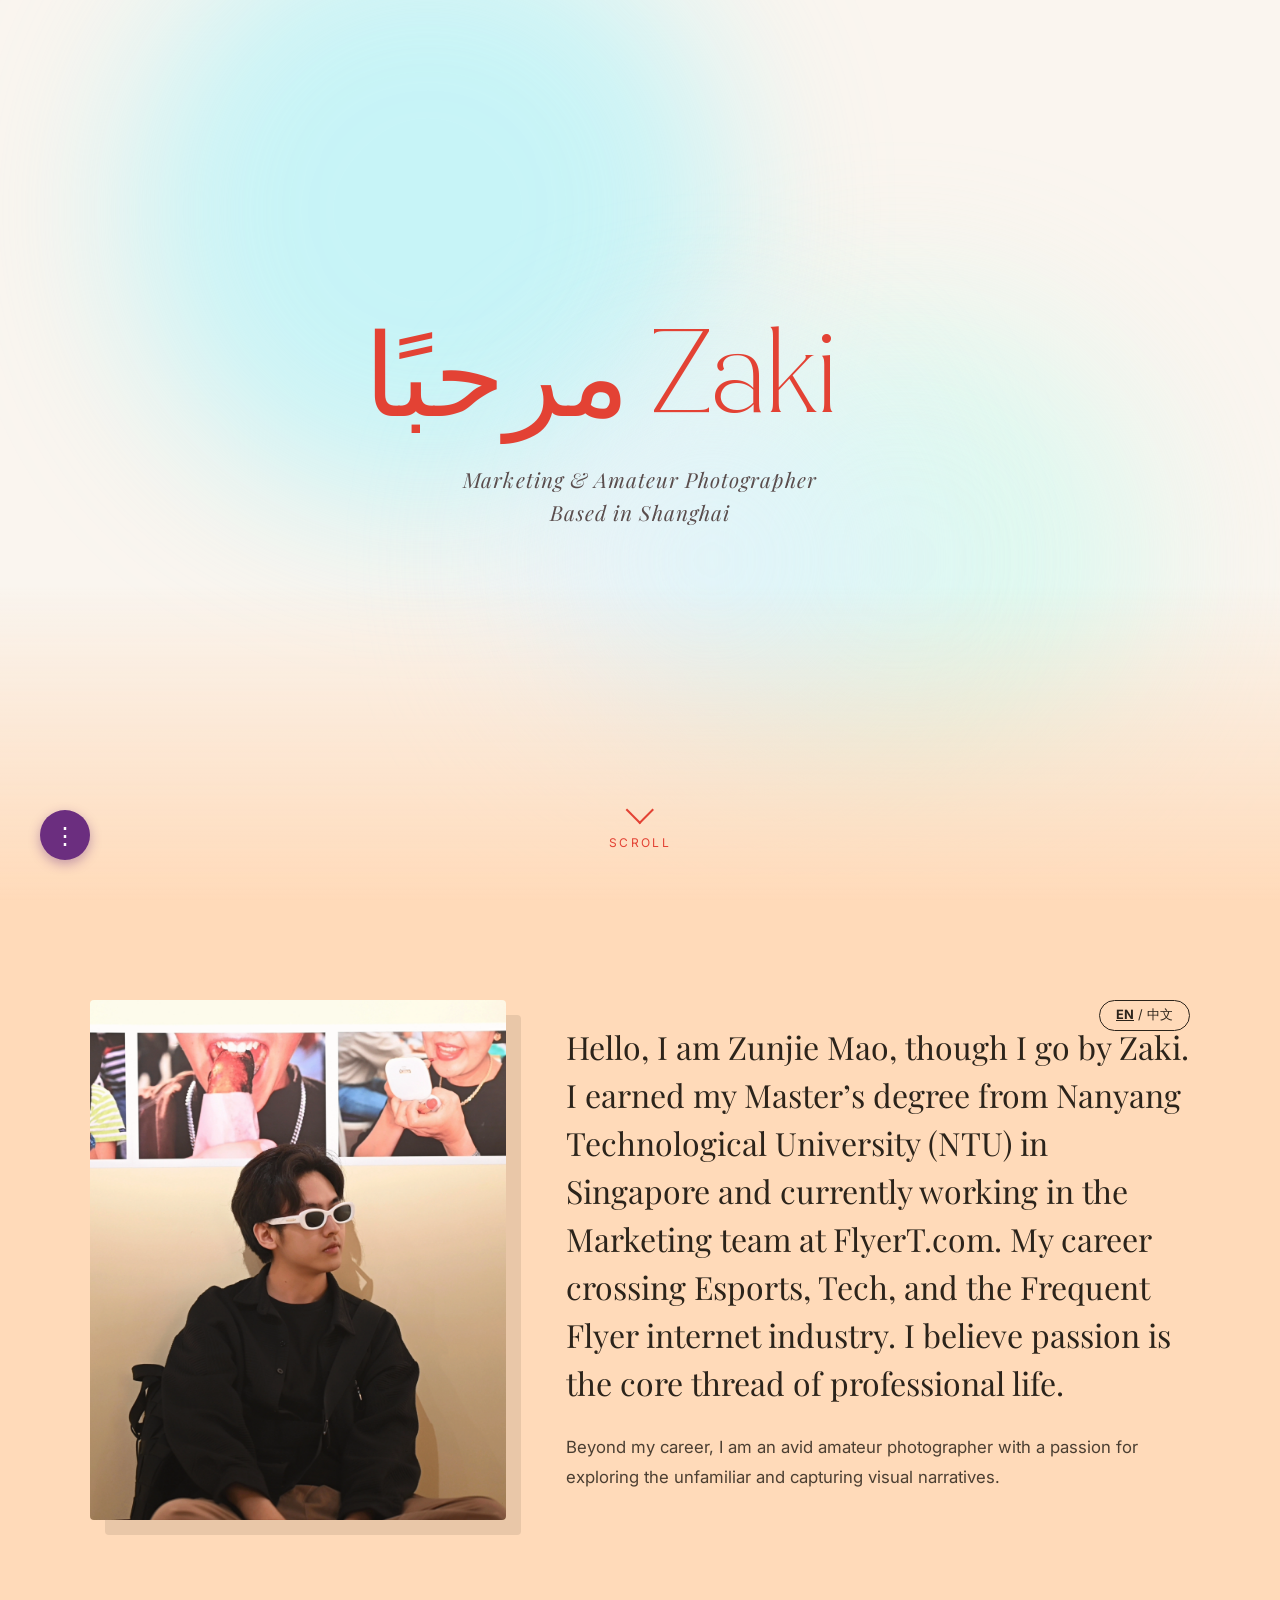
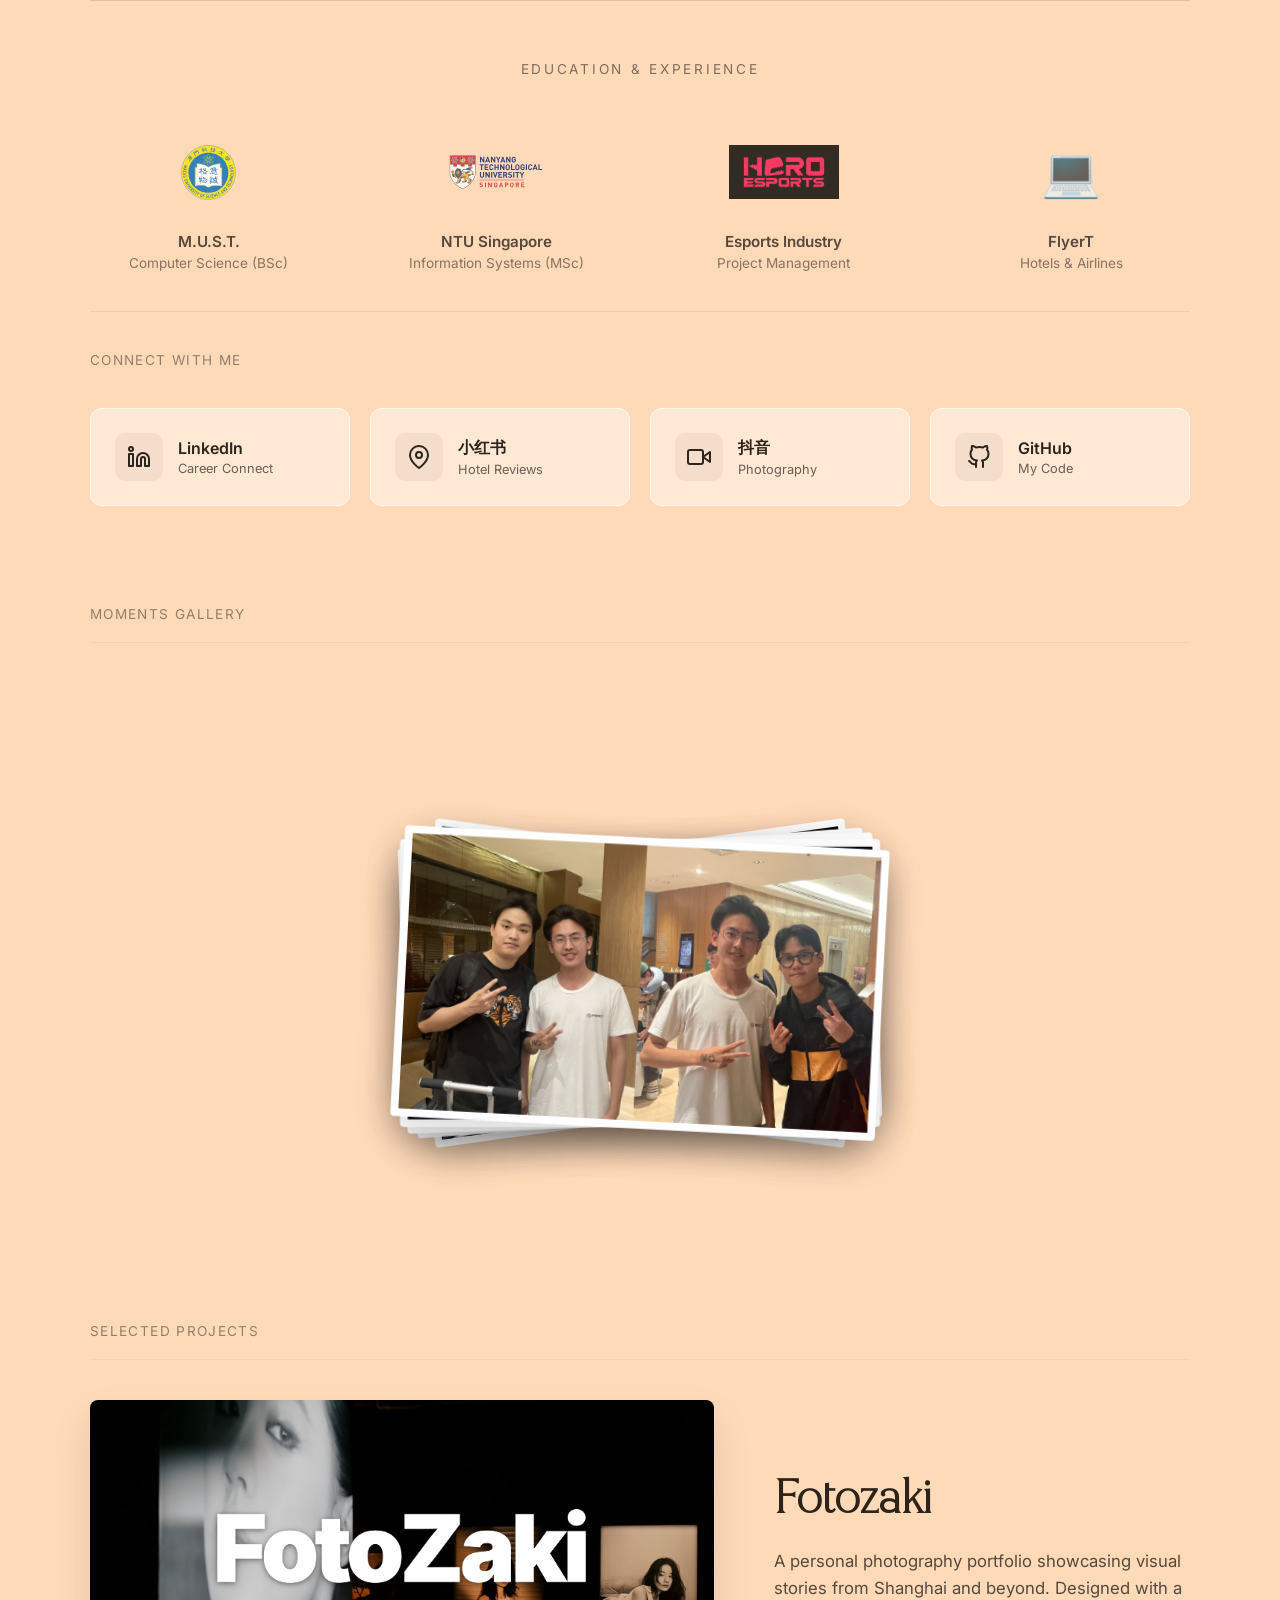
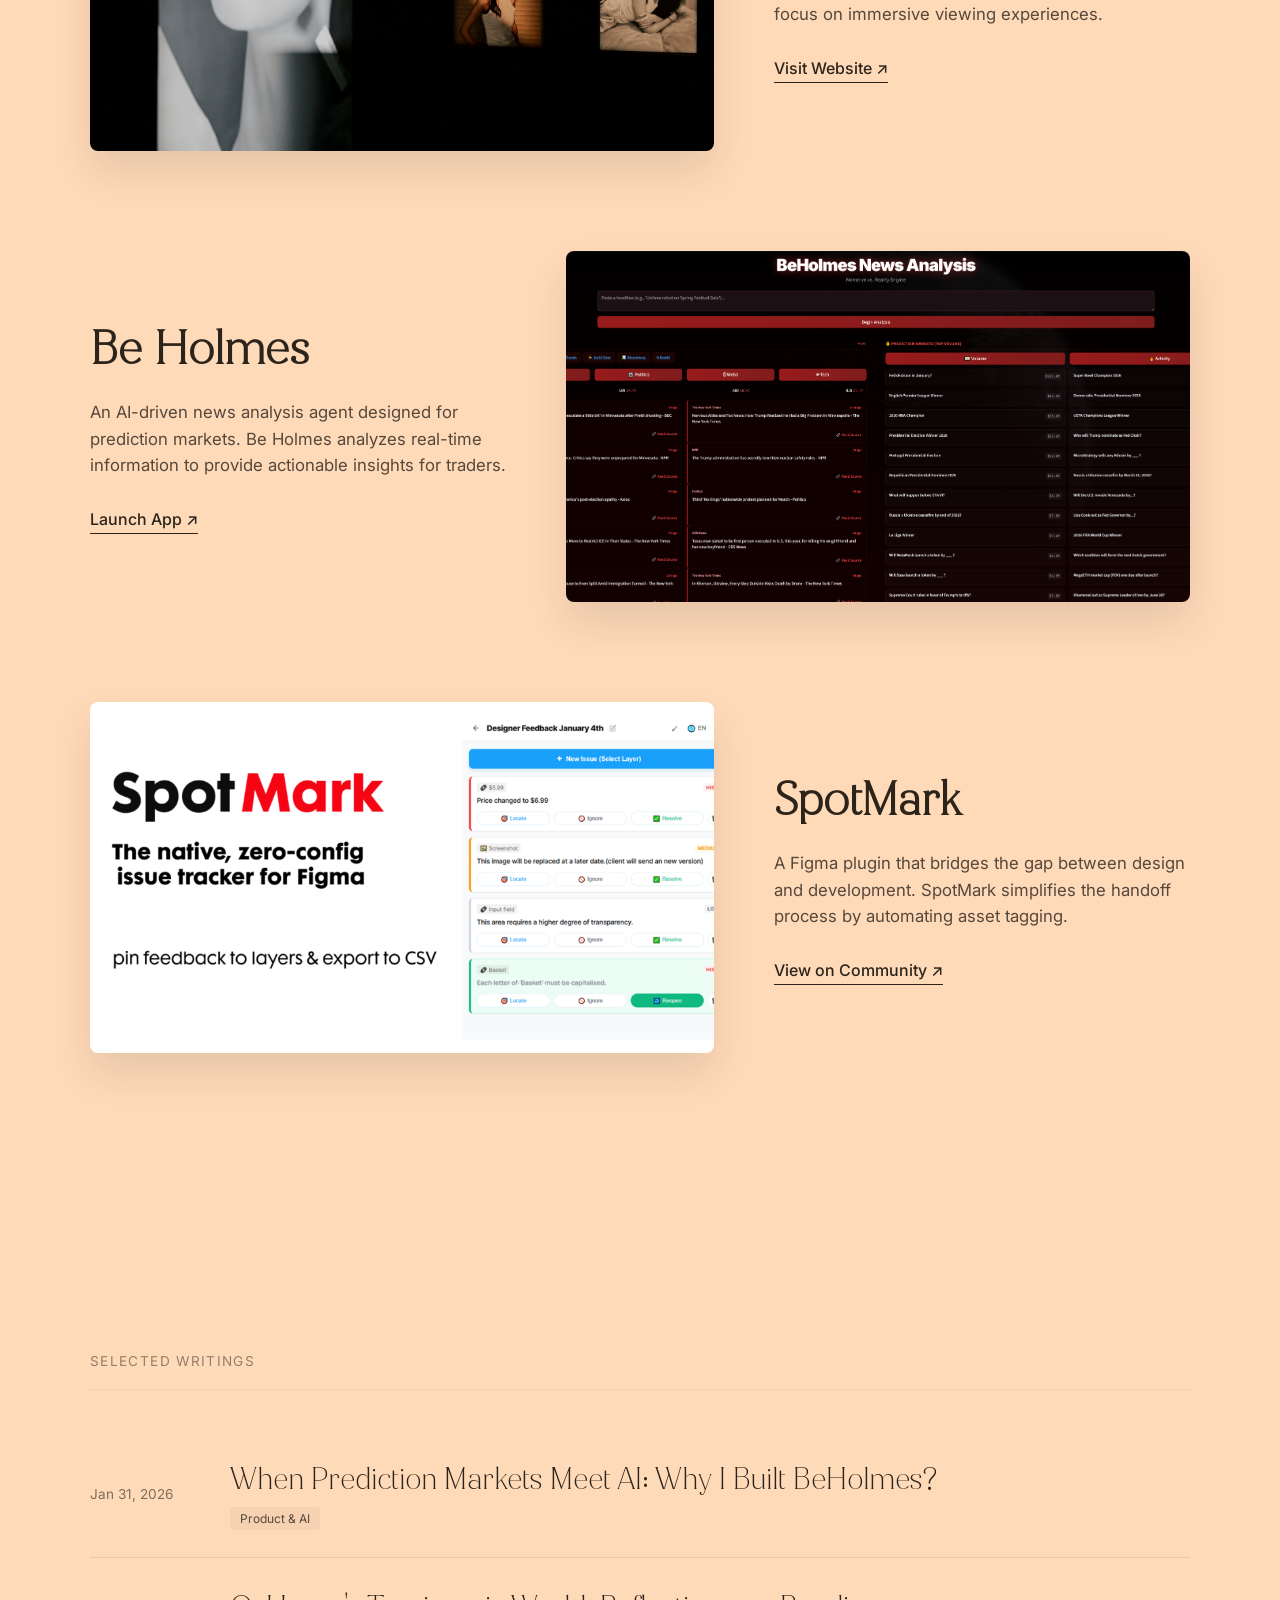
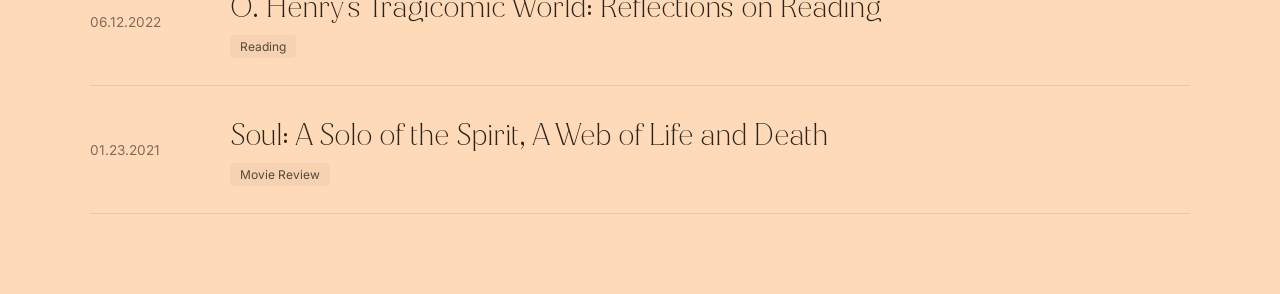
<file: index.html>
<!DOCTYPE html>
<html lang="en">
<head>
    <meta charset="UTF-8">
    <meta name="viewport" content="width=device-width, initial-scale=1.0">
    <title>Hi Zaki | Welcome to My Website</title>
    <link rel="icon" href="favicon.png" type="image/png">
    <link rel="stylesheet" href="style.css">
    <link rel="preconnect" href="https://fonts.googleapis.com">
    <link rel="preconnect" href="https://fonts.gstatic.com" crossorigin>
    <link href="https://fonts.googleapis.com/css2?family=Noto+Serif+SC:wght@300;400;600&family=Playfair+Display:ital,wght@0,400;0,600;1,400&family=Inter:wght@300;400;500;600&display=swap" rel="stylesheet">
</head>
<body>

    <main class="hero-wrapper" id="hero">
        
        <div class="hero-blobs">
            <div class="blob blob-1"></div>
            <div class="blob blob-2"></div>
            <div class="blob blob-3"></div>
        </div>

        <div class="title-container">
            <div class="greeting-drum">
                <div class="greeting-track">
                    <span class="drum-item active">Hello</span>
                    <span class="drum-item">Bonjour</span>
                    <span class="drum-item">Hola</span>
                    <span class="drum-item">你好</span>
                    <span class="drum-item">Hey</span>
                    <span class="drum-item">こんにちは</span>
                    <span class="drum-item">Merhaba</span>
                    <span class="drum-item">مرحبًا</span>
                    <span class="drum-item">สวัสดี</span>
                </div>
            </div>
            
            <h1 class="static-name">Zaki</h1>
        </div>

        <div class="content-area">
            <p class="subtitle-text">
                Marketing & Amateur Photographer<br>
                Based in Shanghai
            </p>
        </div>

        <a href="#about" class="scroll-indicator">
            <div class="arrow-icon"></div>
            <span class="scroll-text">Scroll</span>
        </a>
    </main>

    <section id="about" class="dark-section first-section">
        <div class="container">
            
            <div class="about-wrapper">
                <div class="lang-switch-wrapper">
                    <button id="langToggle" class="lang-btn">
                        <span class="active">EN</span> / <span>中文</span>
                    </button>
                </div>

                <div class="story-grid">
                    <div class="about-image-wrapper">
                        <img src="images/me.jpg" alt="Zaki Portrait">
                    </div>

                    <div class="story-text">
                        <div class="lang-en">
                            <p class="story-paragraph">
                                Hello, I am Zunjie Mao, though I go by Zaki. 
                                <br>
                                I earned my Master’s degree from Nanyang Technological University (NTU) in Singapore and currently working in the Marketing team at FlyerT.com. 
                                My career crossing Esports, Tech, and the Frequent Flyer internet industry. I believe passion is the core thread of professional life.
                            </p>
                            <p class="story-paragraph small">
                                Beyond my career, I am an avid amateur photographer with a passion for exploring the unfamiliar and capturing visual narratives.
                            </p>
                        </div>

                        <div class="lang-zh" style="display: none;">
                            <p class="story-paragraph">
                                嗨，我是毛遵杰，大家也叫我 Zaki。
                                <br>
                                我毕业于新加坡南洋理工大学信息系统专业，目前在FlyerT.com从事Marketing工作。
                                我的职业生涯横跨电竞、科技与常旅客互联网行业。我相信热爱才是职业生涯的主线。
                            </p>
                            <p class="story-paragraph small">
                                工作之余，我是一名业余摄影爱好者，热衷于探索未知，并用镜头记录视觉故事。“一瞬即永恒”
                            </p>
                        </div>
                    </div>
                </div>
            </div>

            <div class="edu-section">
                <div class="edu-title">
                    <span class="lang-en">Education & Experience</span>
                    <span class="lang-zh" style="display: none;">教育与工作经历</span>
                </div>
                
                <div class="edu-grid">
                    <a href="https://fie.must.edu.mo/" target="_blank" class="edu-item">
                        <div class="edu-icon-wrapper">
                            <img src="images/must.svg" alt="MUST Logo" class="edu-logo-img">
                        </div>
                        <div class="edu-info-text">
                            <div class="edu-school">
                                <span class="lang-en">M.U.S.T.</span>
                                <span class="lang-zh" style="display: none;">澳门科技大学</span>
                            </div>
                            <div class="edu-major">
                                <span class="lang-en">Computer Science (BSc)</span>
                                <span class="lang-zh" style="display: none;">计算机科学 (学士)</span>
                            </div>
                        </div>
                    </a>
                    
                    <a href="https://www.ntu.edu.sg/wkwsci" target="_blank" class="edu-item">
                        <div class="edu-icon-wrapper">
                            <img src="images/ntu.svg" alt="NTU Logo" class="edu-logo-img ntu-special">
                        </div>
                        <div class="edu-info-text">
                            <div class="edu-school">
                                <span class="lang-en">NTU Singapore</span>
                                <span class="lang-zh" style="display: none;">南洋理工大学</span>
                            </div>
                            <div class="edu-major">
                                <span class="lang-en">Information Systems (MSc)</span>
                                <span class="lang-zh" style="display: none;">信息系统 (硕士)</span>
                            </div>
                        </div>
                    </a>

                    <a href="https://www.heroesports.com/" target="_blank" class="edu-item">
                        <div class="edu-icon-wrapper">
                            <img src="images/hero.png" alt="Hero Esports Logo" class="edu-logo-img">
                        </div>
                        <div class="edu-info-text">
                            <div class="edu-school">
                                <span class="lang-en">Esports Industry</span>
                                <span class="lang-zh" style="display: none;">电竞行业</span>
                            </div>
                            <div class="edu-major">
                                <span class="lang-en">Project Management</span>
                                <span class="lang-zh" style="display: none;">项目管理</span>
                            </div>
                        </div>
                    </a>

                    <a href="https://www.flyert.com/" target="_blank" class="edu-item">
                        <div class="edu-icon-wrapper">
                            <div class="edu-icon">💻</div>
                        </div>
                        <div class="edu-info-text">
                            <div class="edu-school">
                                <span class="lang-en">FlyerT</span>
                                <span class="lang-zh" style="display: none;">飞客</span>
                            </div>
                            <div class="edu-major">
                                <span class="lang-en">Hotels & Airlines</span>
                                <span class="lang-zh" style="display: none;">酒店和航司</span>
                            </div>
                        </div>
                    </a>
                </div>
            </div>
        </div>
    </section>

    <section class="social-section-wrapper">
        <div class="container">
            <div class="section-label-line">
                <span class="lang-en">Connect With Me</span>
                <span class="lang-zh" style="display: none;">关注我</span>
            </div>

            <div class="social-flex-container">
                
                <a href="https://www.linkedin.com/in/zunjie-mao-b56838233/" target="_blank" class="social-card">
                    <div class="social-icon-box linkedin-bg">
                        <svg width="24" height="24" viewBox="0 0 24 24" fill="none" stroke="currentColor" stroke-width="2" stroke-linecap="round" stroke-linejoin="round"><path d="M16 8a6 6 0 0 1 6 6v7h-4v-7a2 2 0 0 0-2-2 2 2 0 0 0-2 2v7h-4v-7a6 6 0 0 1 6-6z"></path><rect x="2" y="9" width="4" height="12"></rect><circle cx="4" cy="4" r="2"></circle></svg>
                    </div>
                    <div class="social-info">
                        <h3>LinkedIn</h3>
                        <p class="s-desc">Career Connect</p>
                    </div>
                </a>

                <a href="https://www.xiaohongshu.com/user/profile/5feb294b0000000001006ffe" target="_blank" class="social-card">
                    <div class="social-icon-box xhs-bg">
                        <svg width="24" height="24" viewBox="0 0 24 24" fill="none" stroke="currentColor" stroke-width="2" stroke-linecap="round" stroke-linejoin="round"><path d="M21 10c0 7-9 13-9 13s-9-6-9-13a9 9 0 0 1 18 0z"></path><circle cx="12" cy="10" r="3"></circle></svg>
                    </div>
                    <div class="social-info">
                        <h3>小红书</h3>
                        <p class="s-desc">Hotel Reviews</p>
                    </div>
                </a>

                <a href="https://www.douyin.com/user/MS4wLjABAAAAco5xNCr6FDGKRvTpyOJ2JeHVAbHBGfHjU4G4hjsmBBcYxDV0T2_VfSN9G6SP_48R?from_tab_name=main" target="_blank" class="social-card">
                    <div class="social-icon-box douyin-bg">
                        <svg width="24" height="24" viewBox="0 0 24 24" fill="none" stroke="currentColor" stroke-width="2" stroke-linecap="round" stroke-linejoin="round"><polygon points="23 7 16 12 23 17 23 7"></polygon><rect x="1" y="5" width="15" height="14" rx="2" ry="2"></rect></svg>
                    </div>
                    <div class="social-info">
                        <h3>抖音</h3>
                        <p class="s-desc">Photography</p>
                    </div>
                </a>

                <a href="https://github.com/Zaki-Mao" target="_blank" class="social-card">
                    <div class="social-icon-box github-bg">
                        <svg width="24" height="24" viewBox="0 0 24 24" fill="none" stroke="currentColor" stroke-width="2" stroke-linecap="round" stroke-linejoin="round"><path d="M9 19c-5 1.5-5-2.5-7-3m14 6v-3.87a3.37 3.37 0 0 0-.94-2.61c3.14-.35 6.44-1.54 6.44-7A5.44 5.44 0 0 0 20 4.77 5.07 5.07 0 0 0 19.91 1S18.73.65 16 2.48a13.38 13.38 0 0 0-7 0C6.27.65 5.09 1 5.09 1A5.07 5.07 0 0 0 5 4.77a5.44 5.44 0 0 0-1.5 3.78c0 5.42 3.3 6.61 6.44 7A3.37 3.37 0 0 0 9 18.13V22"></path></svg>
                    </div>
                    <div class="social-info">
                        <h3>GitHub</h3>
                        <p class="s-desc">My Code</p>
                    </div>
                </a>

            </div>
        </div>
    </section>

    <section id="gallery" class="dark-section" style="padding-top: 0;">
        <div class="container">
            <div class="section-label">
                <span class="lang-en">Moments Gallery</span>
                <span class="lang-zh" style="display: none;">光影故事</span>
            </div>
            
            <div class="gallery-wrapper">
                <div class="photo-pile-container">
                    
                    <div class="photo-card" style="--left: 10%; --rot: -8deg; --y: 40px;">
                        <div class="photo-card-img" style="background-image: url('images/photo/img1.jpg');"></div>
                        <div class="card-caption"><span class="caption-text">ECL 2024, Shanghai</span></div>
                    </div>
                    
                    <div class="photo-card" style="--left: 30%; --rot: -2deg; --y: -20px;">
                        <div class="photo-card-img" style="background-image: url('images/photo/img2.jpg');"></div>
                        <div class="card-caption"><span class="caption-text">Arena Breakout 2024, Shanghai</span></div>
                    </div>
                    
                    <div class="photo-card" style="--left: 50%; --rot: 5deg; --y: 30px;">
                        <div class="photo-card-img" style="background-image: url('images/photo/img3.jpg');"></div>
                        <div class="card-caption"><span class="caption-text">IEM China</span></div>
                    </div>
                    
                    <div class="photo-card" style="--left: 70%; --rot: 8deg; --y: -10px;">
                        <div class="photo-card-img" style="background-image: url('images/photo/img4.jpg');"></div>
                        <div class="card-caption"><span class="caption-text">PCL Spring 2024</span></div>
                    </div>

                    <div class="photo-card" style="--left: 90%; --rot: -5deg; --y: 20px;">
                        <div class="photo-card-img" style="background-image: url('images/photo/img5.jpg');"></div>
                        <div class="card-caption"><span class="caption-text">PGC 2023, Bangkok</span></div>
                    </div>

                    <div class="photo-card" style="--left: 20%; --rot: -4deg; --y: 10px;">
                        <div class="photo-card-img" style="background-image: url('images/photo/img6.jpg');"></div>
                        <div class="card-caption"><span class="caption-text">PGC 2023, Bangkok</span></div>
                    </div>

                    <div class="photo-card" style="--left: 80%; --rot: 6deg; --y: 15px;">
                        <div class="photo-card-img" style="background-image: url('images/photo/img7.jpg');"></div>
                        <div class="card-caption"><span class="caption-text">My GOATS pio and Loki</span></div>
                    </div>
                    
                </div>
            </div>
        </div>
    </section>

    <section id="projects" class="dark-section">
        <div class="container">
            <div class="section-label">
                <span class="lang-en">Selected Projects</span>
                <span class="lang-zh" style="display: none;">精选项目</span>
            </div>
            
            <div class="project-list">
                <div id="p-fotozaki" class="project-item">
                    <div class="project-preview">
                        <img src="images/photo/fotozaki.png" alt="Fotozaki Website">
                    </div>
                    <div class="project-info">
                        <h2 class="project-name">Fotozaki</h2>
                        <p class="project-desc">
                            <span class="lang-en">A personal photography portfolio showcasing visual stories from Shanghai and beyond. Designed with a focus on immersive viewing experiences.</span>
                            <span class="lang-zh" style="display: none;">展示上海及各地视觉故事的个人摄影作品集。专注于沉浸式浏览体验与极简美学设计。</span>
                        </p>
                        <a href="https://fotozaki.com" target="_blank" class="project-link">
                            <span class="lang-en">Visit Website ↗</span>
                            <span class="lang-zh" style="display: none;">访问网站 ↗</span>
                        </a>
                    </div>
                </div>

                <div id="p-beholmes" class="project-item">
                    <div class="project-preview">
                        <img src="images/photo/beholmes.png" alt="Be Holmes Interface">
                    </div>
                    <div class="project-info">
                        <h2 class="project-name">Be Holmes</h2>
                        <p class="project-desc">
                            <span class="lang-en">An AI-driven news analysis agent designed for prediction markets. Be Holmes analyzes real-time information to provide actionable insights for traders.</span>
                            <span class="lang-zh" style="display: none;">专为预测市场设计的 AI 驱动新闻分析智能体。实时分析信息，为 Polymarket 交易者提供可行动的洞察。</span>
                        </p>
                        <a href="https://beholmes.com" target="_blank" class="project-link">
                            <span class="lang-en">Launch App ↗</span>
                            <span class="lang-zh" style="display: none;">启动应用 ↗</span>
                        </a>
                    </div>
                </div>

                <div id="p-spotmark" class="project-item">
                    <div class="project-preview">
                        <img src="images/photo/spotmark.png" alt="SpotMark Plugin">
                    </div>
                    <div class="project-info">
                        <h2 class="project-name">SpotMark</h2>
                        <p class="project-desc">
                            <span class="lang-en">A Figma plugin that bridges the gap between design and development. SpotMark simplifies the handoff process by automating asset tagging.</span>
                            <span class="lang-zh" style="display: none;">连接设计与开发的 Figma 插件。通过自动化资产标记和规范生成，极大地简化了设计交付流程。</span>
                        </p>
                        <a href="#" class="project-link">
                            <span class="lang-en">View on Community ↗</span>
                            <span class="lang-zh" style="display: none;">在社区查看 ↗</span>
                        </a>
                    </div>
                </div>
            </div>
        </div>
    </section>

    <section id="blog" class="dark-section">
        <div class="container">
            <div class="section-label">
                <span class="lang-en">Selected Writings</span>
                <span class="lang-zh" style="display: none;">近期文章</span>
            </div>
            <div class="blog-list" id="blog-list-container"></div>
        </div>
    </section>

    <div class="fab-menu-container">
        <div class="fab-options" id="fabOptions">
            <a href="#about" class="fab-link">About Me</a>
            <a href="#projects" class="fab-link">Projects</a>
            <a href="#blog" class="fab-link">Blog</a>
        </div>
        <div class="fab-btn" id="fabBtn"><span>⋮</span></div>
    </div>

    <script src="blog/posts.js"></script>

    <script>
        // --- 1. 语言切换 (保留) ---
        const toggleBtn = document.getElementById('langToggle');
        let currentLang = 'en';

        if (toggleBtn) {
            toggleBtn.addEventListener('click', () => {
                currentLang = currentLang === 'en' ? 'zh' : 'en';
                updateLanguage();
            });
        }

        function updateLanguage() {
            const enElements = document.querySelectorAll('.lang-en');
            const zhElements = document.querySelectorAll('.lang-zh');

            if (currentLang === 'zh') {
                enElements.forEach(el => el.style.display = 'none');
                zhElements.forEach(el => {
                    el.style.display = 'inline';
                    if (['P', 'DIV', 'H3'].includes(el.tagName)) el.style.display = 'block';
                });
                if(toggleBtn) toggleBtn.innerHTML = `<span>EN</span> / <span class="active">中文</span>`;
                document.body.style.fontFamily = "'Noto Serif SC', 'Inter', sans-serif";
            } else {
                zhElements.forEach(el => el.style.display = 'none');
                enElements.forEach(el => {
                    el.style.display = 'inline';
                    if (['P', 'DIV', 'H3'].includes(el.tagName)) el.style.display = 'block';
                });
                if(toggleBtn) toggleBtn.innerHTML = `<span class="active">EN</span> / <span>中文</span>`;
                document.body.style.fontFamily = "'Inter', sans-serif";
            }
        }

        // --- 2. 博客列表渲染 (保留) ---
        const container = document.getElementById('blog-list-container');
        if (typeof blogPosts !== 'undefined' && container) {
            const postsHTML = blogPosts.map(post => `
                <a href="${post.url}" class="blog-item">
                    <div class="blog-meta">${post.date}</div>
                    <div class="blog-content">
                        <h3 class="blog-title">
                            <span class="lang-en">${post.title_en}</span>
                            <span class="lang-zh" style="display: none;">${post.title_zh}</span>
                        </h3>
                        <span class="blog-tag">
                            <span class="lang-en">${post.tag_en}</span>
                            <span class="lang-zh" style="display: none;">${post.tag_zh}</span>
                        </span>
                    </div>
                </a>
            `).join('');
            container.innerHTML = postsHTML;
        }

        // --- 3. FAB 悬浮菜单逻辑 (保留) ---
        const fabBtn = document.getElementById('fabBtn');
        const fabOptions = document.getElementById('fabOptions');
        const fabLinks = document.querySelectorAll('.fab-link');

        if (fabBtn && fabOptions) {
            fabBtn.addEventListener('click', (e) => {
                e.stopPropagation();
                fabOptions.classList.toggle('active');
            });
            fabLinks.forEach(link => {
                link.addEventListener('click', () => {
                    fabOptions.classList.remove('active');
                });
            });
            document.addEventListener('click', (e) => {
                if (!fabBtn.contains(e.target) && !fabOptions.contains(e.target)) {
                    fabOptions.classList.remove('active');
                }
            });
        }

        // --- 4. Hero 区域新逻辑 (鼠标互动 + 滚筒动画) ---
        const heroWrapper = document.getElementById('hero');
        const blob1 = document.querySelector('.blob-1');
        const blob2 = document.querySelector('.blob-2');
        const blob3 = document.querySelector('.blob-3');

        if(heroWrapper) {
            heroWrapper.addEventListener('mousemove', (e) => {
                const x = e.clientX;
                const y = e.clientY;
                const centerX = window.innerWidth / 2;
                const centerY = window.innerHeight / 2;

                // 鼠标视差移动效果
                blob1.style.transform = `translate(${(x - centerX) * 0.05}px, ${(y - centerY) * 0.05}px)`;
                blob2.style.transform = `translate(${-(x - centerX) * 0.04}px, ${-(y - centerY) * 0.04}px)`;
                blob3.style.transform = `translate(${(x - centerX) * 0.02}px, ${(y - centerY) * 0.02}px)`;
            });
        }

        // 滚筒文字动画 (Drum Effect)
        const drumItems = document.querySelectorAll('.drum-item');
        let drumIndex = 0;

        if (drumItems.length > 0) {
            setInterval(() => {
                // 当前项退出 (往上滚)
                drumItems[drumIndex].classList.remove('active');
                drumItems[drumIndex].classList.add('exit');

                // 计算下一项
                drumIndex = (drumIndex + 1) % drumItems.length;

                // 清理其他项的 class，防止混乱
                drumItems.forEach((item, idx) => {
                    if (idx !== drumIndex) {
                        item.classList.remove('active');
                        // 稍微延时清理exit，这里简化处理，只要不是当前项也不是上一项，就清理
                        if(idx !== (drumIndex - 1 + drumItems.length) % drumItems.length) {
                            item.classList.remove('exit');
                        }
                    }
                });

                // 下一项进入
                drumItems[drumIndex].classList.remove('exit');
                drumItems[drumIndex].classList.add('active');

            }, 2000); 
        }

        // 初始化语言
        updateLanguage();
    </script>
</body>
</html>
</file>
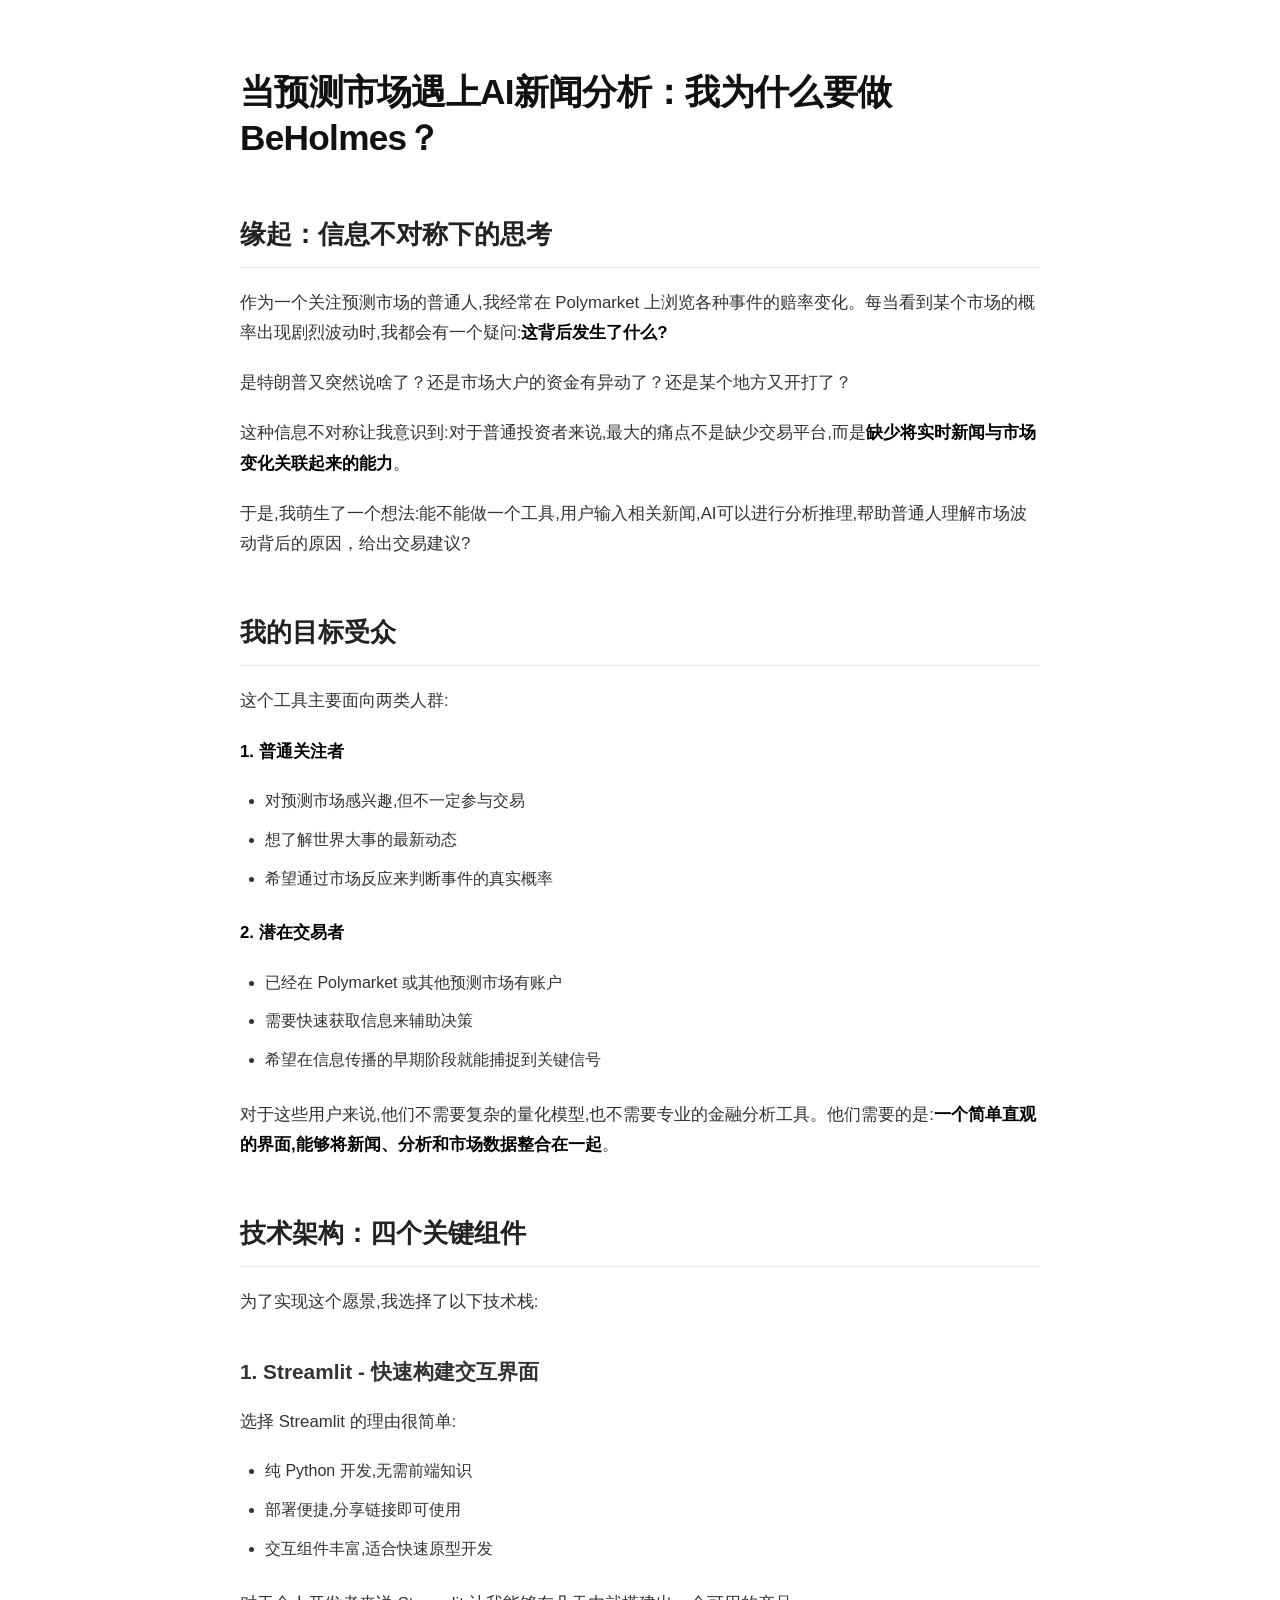
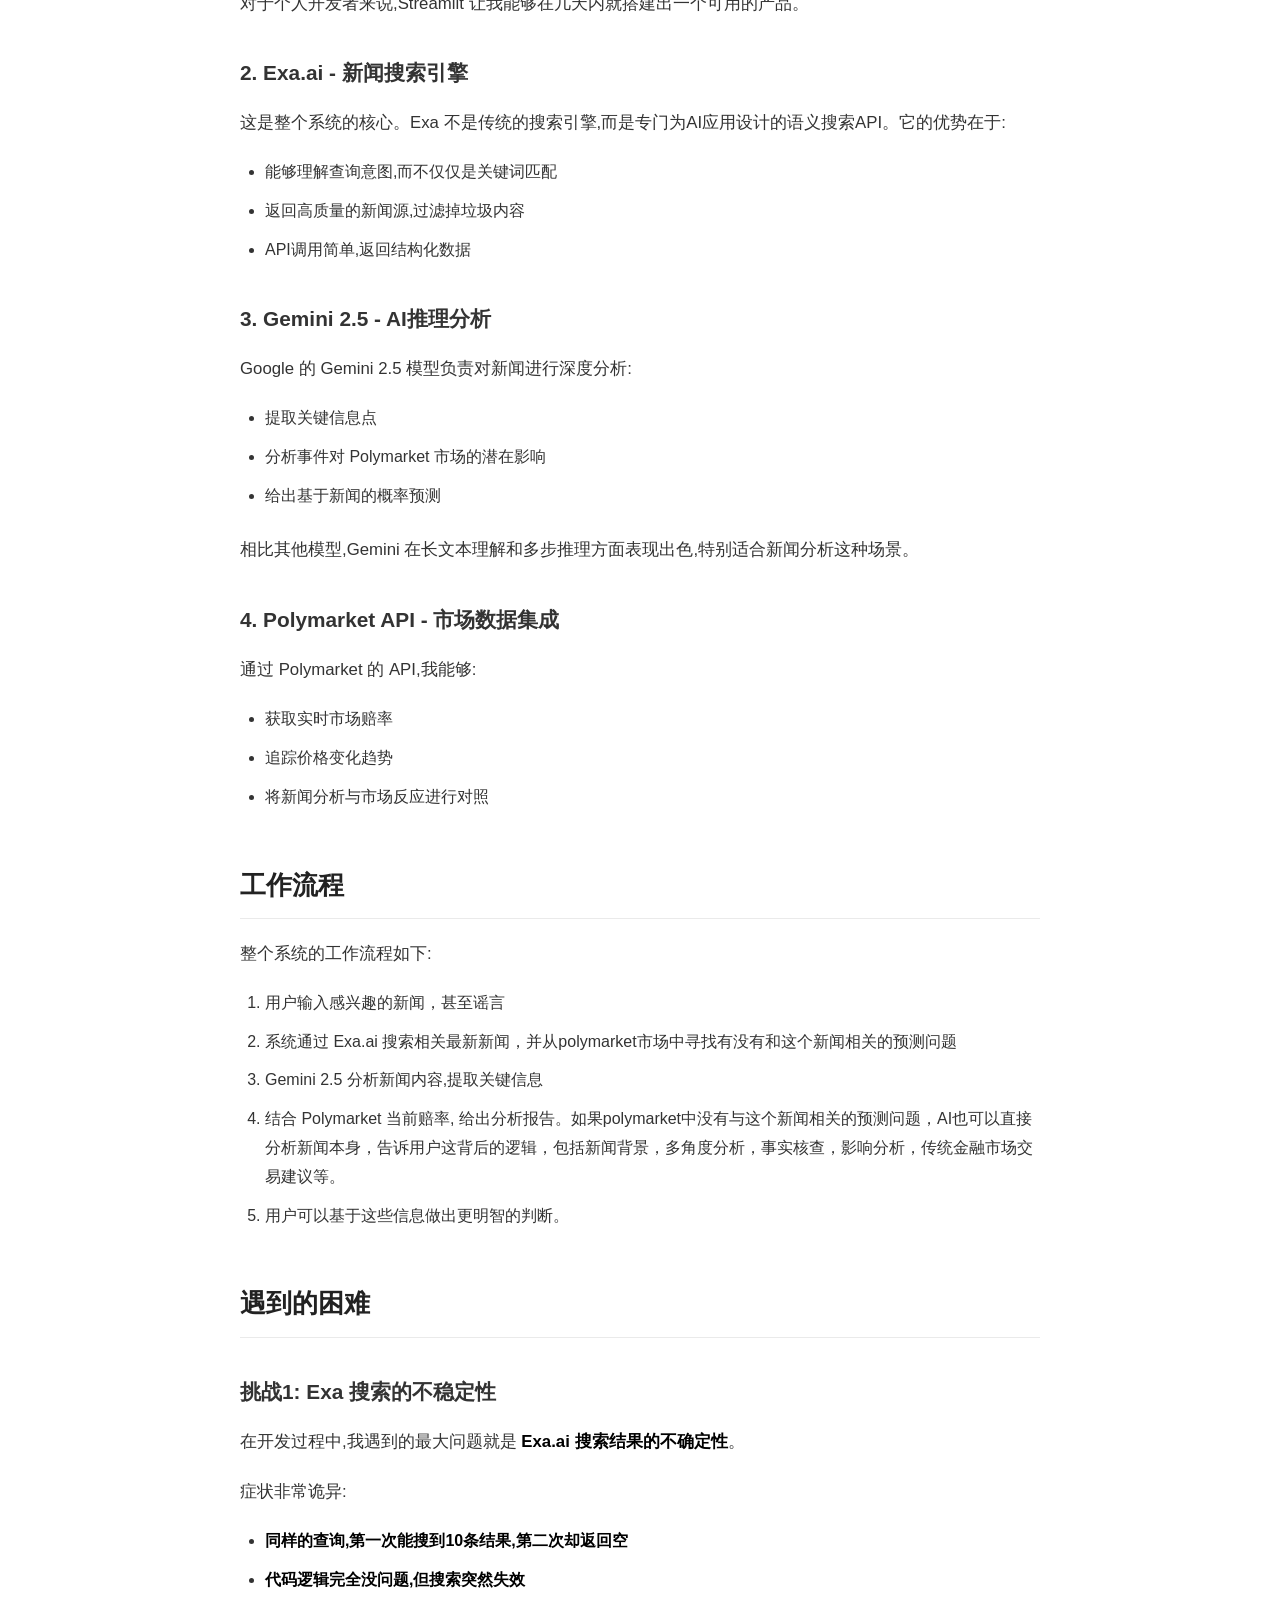
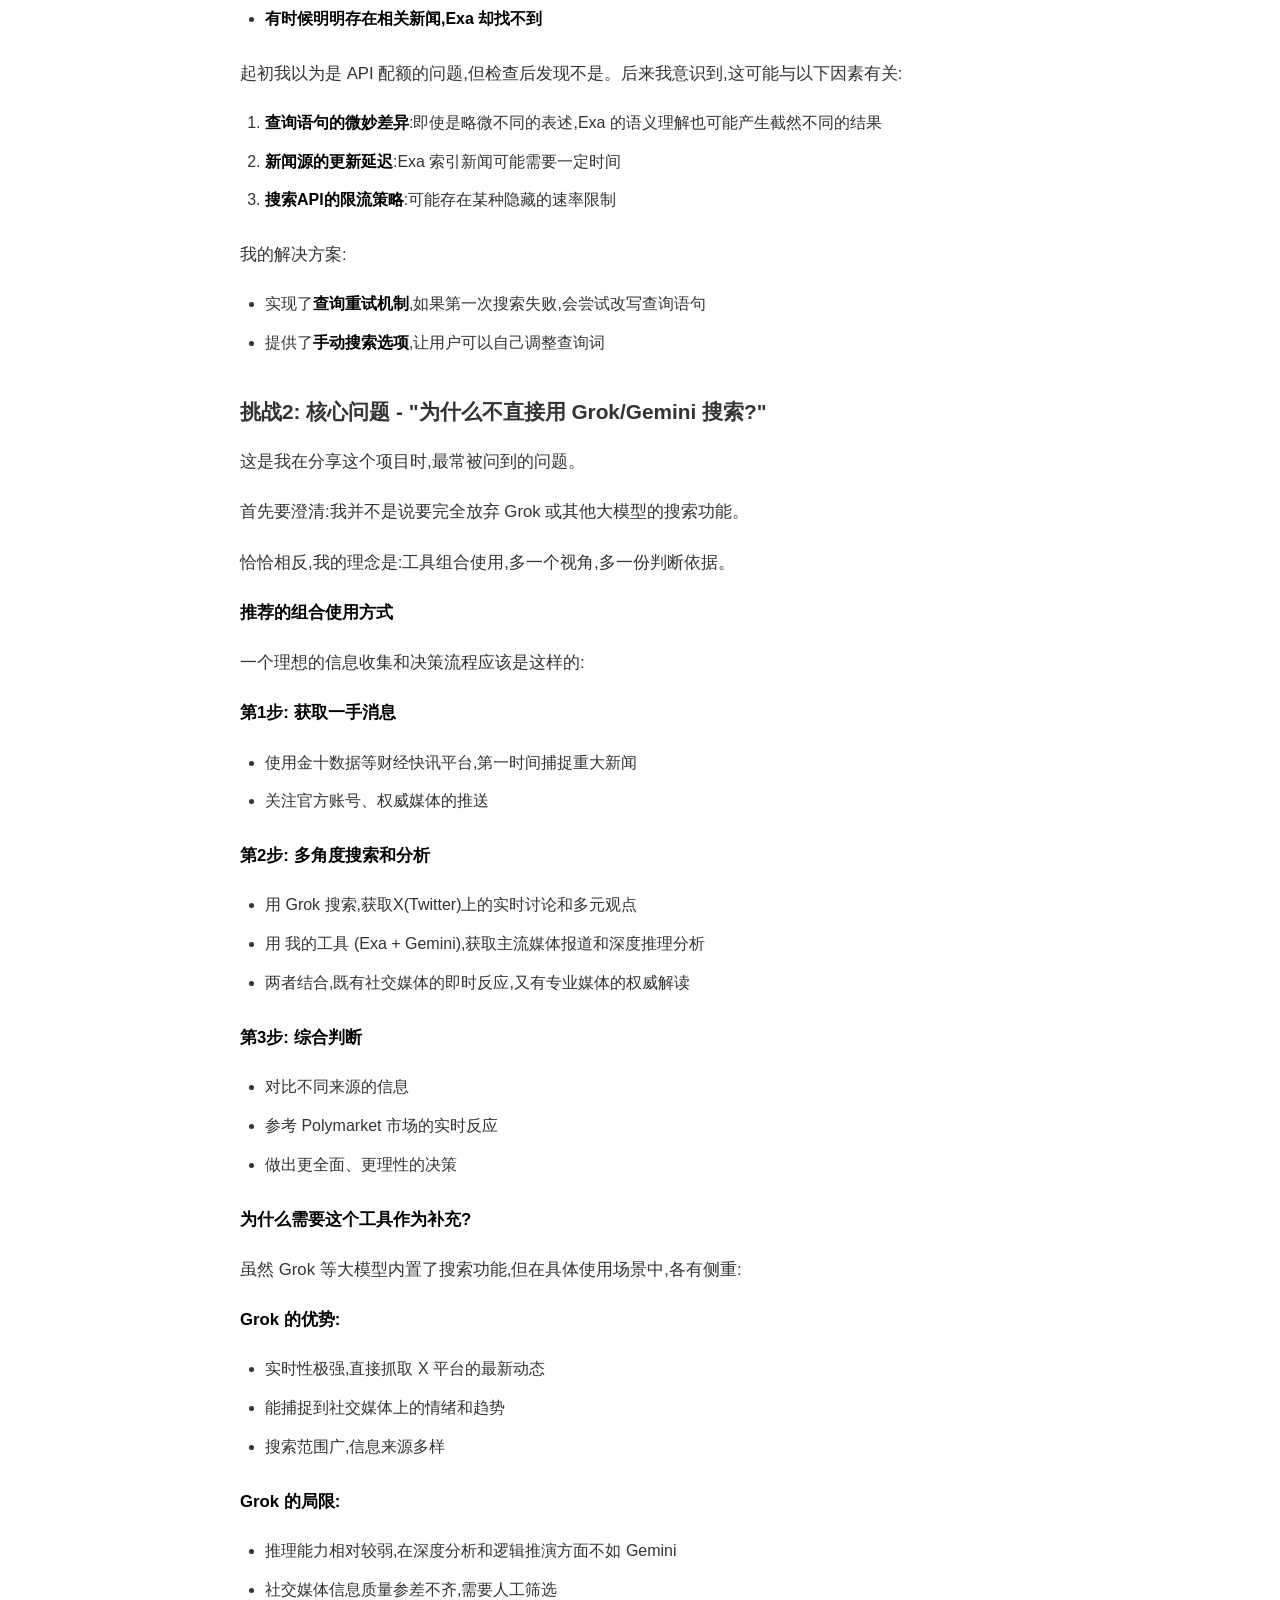
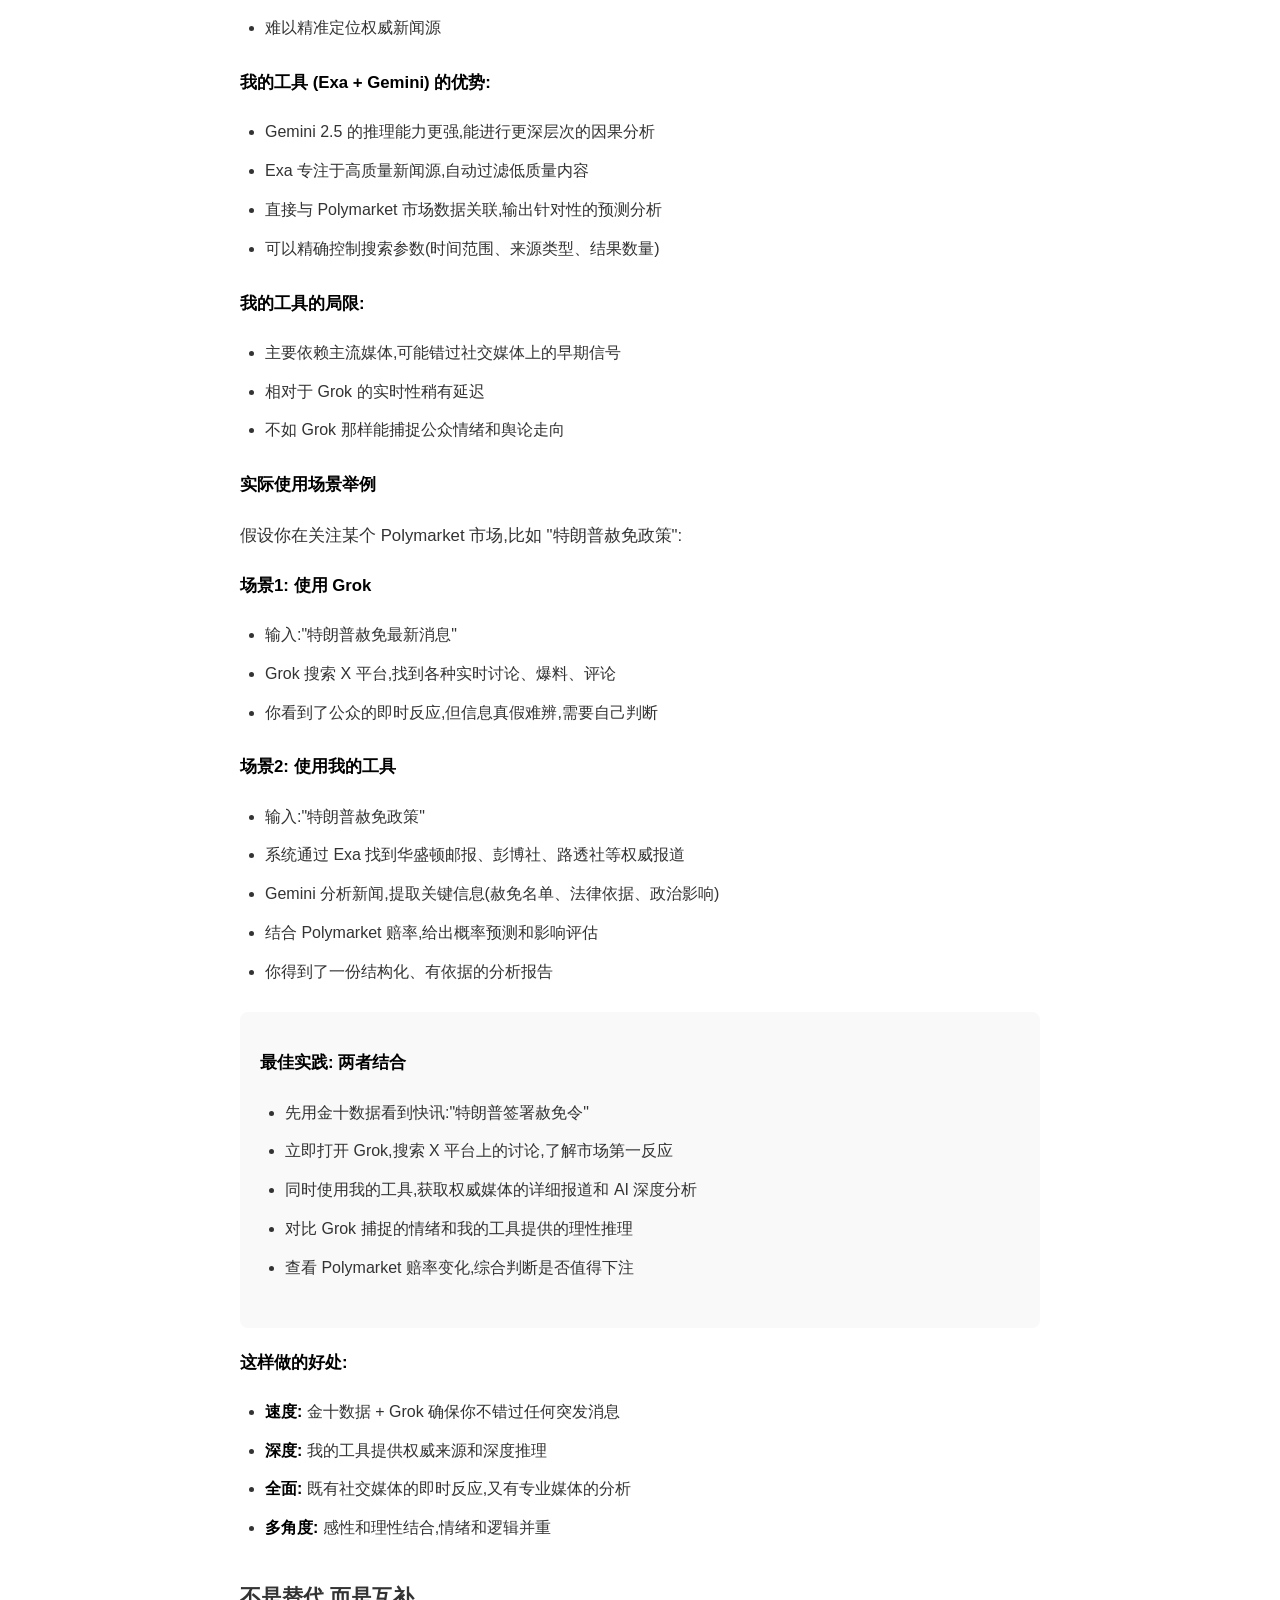
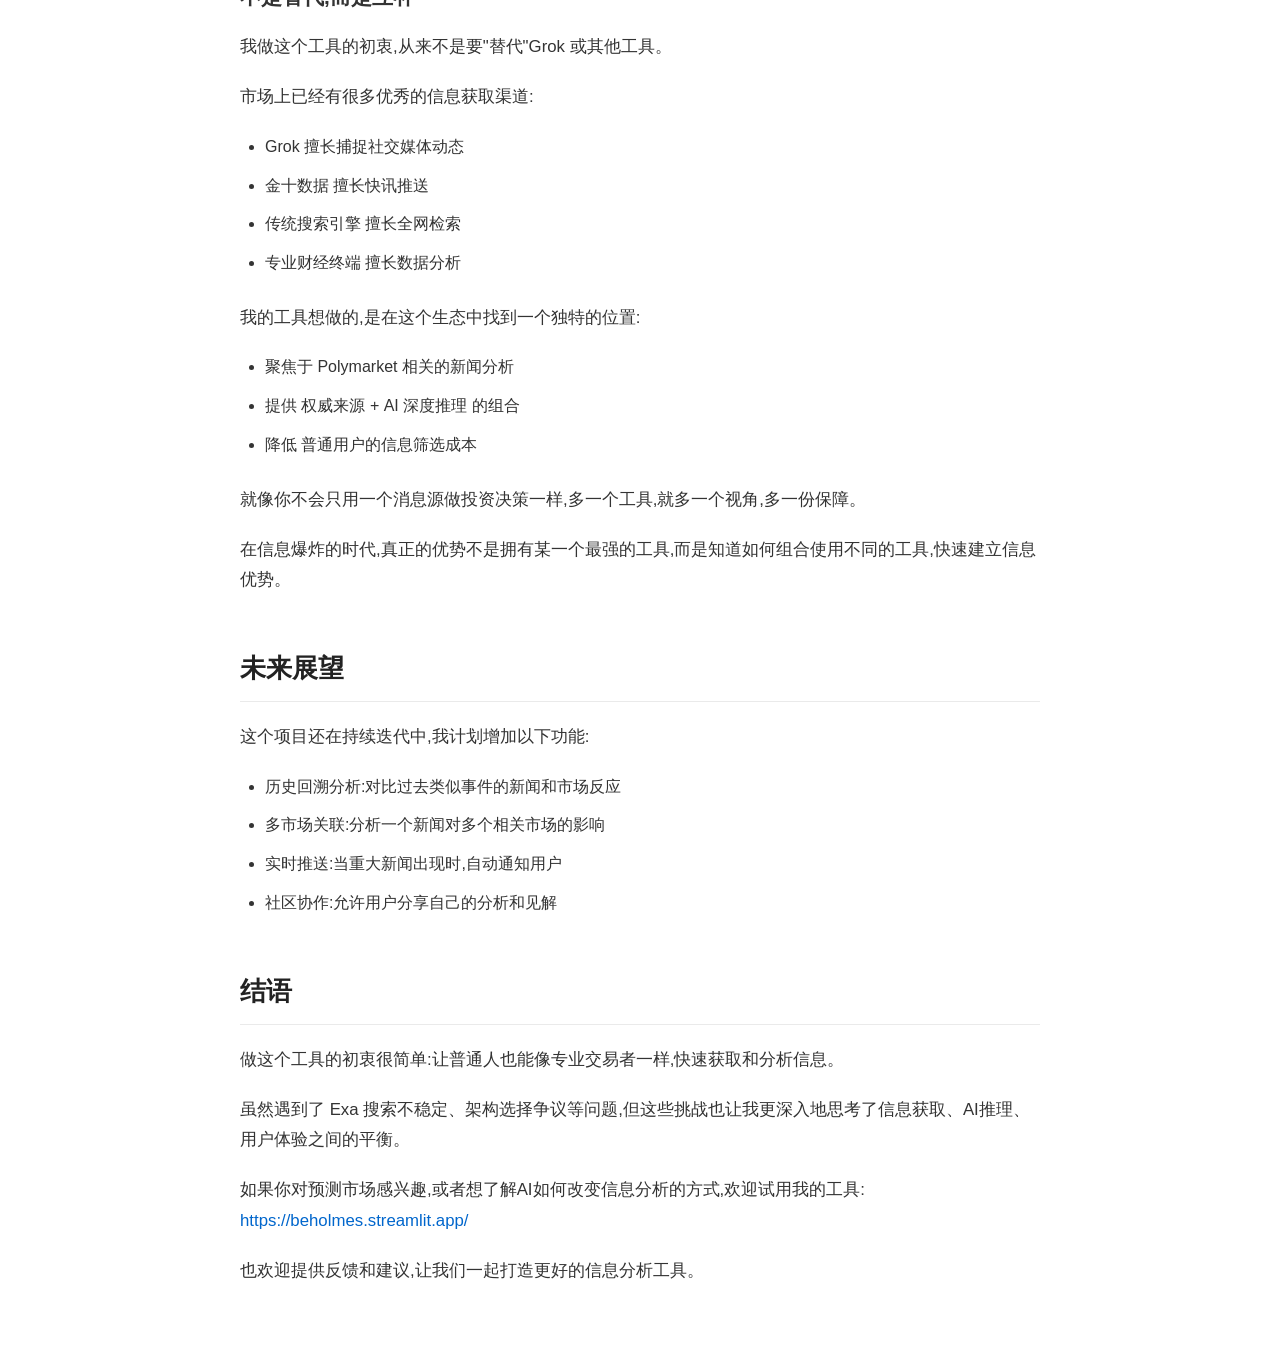
<file: blog/holmes.html>
<!DOCTYPE html>
<html lang="zh-CN">
<head>
    <meta charset="UTF-8">
    <meta name="viewport" content="width=device-width, initial-scale=1.0">
    <title>当预测市场遇上AI新闻分析：我为什么要做BeHolmes？</title>
    <style>
        /* 博客基础样式设定 */
        body {
            font-family: -apple-system, BlinkMacSystemFont, "Segoe UI", Roboto, "Helvetica Neue", Arial, "Noto Sans", sans-serif;
            line-height: 1.8;
            color: #333;
            background-color: #fff;
            margin: 0;
            padding: 0;
        }

        /* 内容容器 */
        .blog-container {
            max-width: 800px;
            margin: 0 auto;
            padding: 40px 20px;
        }

        /* 标题样式 */
        h1 {
            font-size: 2.2rem;
            font-weight: 700;
            color: #111;
            margin-bottom: 40px;
            line-height: 1.3;
            letter-spacing: -0.02em;
        }

        h2 {
            font-size: 1.6rem;
            font-weight: 600;
            color: #222;
            margin-top: 50px;
            margin-bottom: 20px;
            padding-bottom: 10px;
            border-bottom: 1px solid #eaeaea;
        }

        h3 {
            font-size: 1.3rem;
            font-weight: 600;
            color: #333;
            margin-top: 35px;
            margin-bottom: 15px;
        }

        /* 段落与列表 */
        p {
            margin-bottom: 20px;
            font-size: 1.05rem;
        }

        strong {
            color: #000;
            font-weight: 600;
        }

        ul, ol {
            margin-bottom: 25px;
            padding-left: 25px;
        }

        li {
            margin-bottom: 10px;
        }

        /* 链接样式 */
        a {
            color: #0066cc;
            text-decoration: none;
            border-bottom: 1px solid transparent;
            transition: border-color 0.2s;
        }

        a:hover {
            border-bottom-color: #0066cc;
        }

        /* 引用/强调区域样式 - 可选，用于区分不同板块 */
        .section-highlight {
            background-color: #f9f9f9;
            padding: 20px;
            border-radius: 8px;
            margin: 20px 0;
        }

        /* 移动端适配 */
        @media (max-width: 600px) {
            h1 { font-size: 1.8rem; }
            h2 { font-size: 1.4rem; }
            .blog-container { padding: 20px; }
        }
    </style>
</head>
<body>

    <article class="blog-container">
        <h1>当预测市场遇上AI新闻分析：我为什么要做BeHolmes？</h1>

        <h2>缘起：信息不对称下的思考</h2>
        <p>作为一个关注预测市场的普通人,我经常在 Polymarket 上浏览各种事件的赔率变化。每当看到某个市场的概率出现剧烈波动时,我都会有一个疑问:<strong>这背后发生了什么?</strong></p>
        <p>是特朗普又突然说啥了？还是市场大户的资金有异动了？还是某个地方又开打了？</p>
        <p>这种信息不对称让我意识到:对于普通投资者来说,最大的痛点不是缺少交易平台,而是<strong>缺少将实时新闻与市场变化关联起来的能力</strong>。</p>
        <p>于是,我萌生了一个想法:能不能做一个工具,用户输入相关新闻,AI可以进行分析推理,帮助普通人理解市场波动背后的原因，给出交易建议?</p>

        <h2>我的目标受众</h2>
        <p>这个工具主要面向两类人群:</p>
        
        <p><strong>1. 普通关注者</strong></p>
        <ul>
            <li>对预测市场感兴趣,但不一定参与交易</li>
            <li>想了解世界大事的最新动态</li>
            <li>希望通过市场反应来判断事件的真实概率</li>
        </ul>

        <p><strong>2. 潜在交易者</strong></p>
        <ul>
            <li>已经在 Polymarket 或其他预测市场有账户</li>
            <li>需要快速获取信息来辅助决策</li>
            <li>希望在信息传播的早期阶段就能捕捉到关键信号</li>
        </ul>

        <p>对于这些用户来说,他们不需要复杂的量化模型,也不需要专业的金融分析工具。他们需要的是:<strong>一个简单直观的界面,能够将新闻、分析和市场数据整合在一起</strong>。</p>

        <h2>技术架构：四个关键组件</h2>
        <p>为了实现这个愿景,我选择了以下技术栈:</p>

        <h3>1. Streamlit - 快速构建交互界面</h3>
        <p>选择 Streamlit 的理由很简单:</p>
        <ul>
            <li>纯 Python 开发,无需前端知识</li>
            <li>部署便捷,分享链接即可使用</li>
            <li>交互组件丰富,适合快速原型开发</li>
        </ul>
        <p>对于个人开发者来说,Streamlit 让我能够在几天内就搭建出一个可用的产品。</p>

        <h3>2. Exa.ai - 新闻搜索引擎</h3>
        <p>这是整个系统的核心。Exa 不是传统的搜索引擎,而是专门为AI应用设计的语义搜索API。它的优势在于:</p>
        <ul>
            <li>能够理解查询意图,而不仅仅是关键词匹配</li>
            <li>返回高质量的新闻源,过滤掉垃圾内容</li>
            <li>API调用简单,返回结构化数据</li>
        </ul>

        <h3>3. Gemini 2.5 - AI推理分析</h3>
        <p>Google 的 Gemini 2.5 模型负责对新闻进行深度分析:</p>
        <ul>
            <li>提取关键信息点</li>
            <li>分析事件对 Polymarket 市场的潜在影响</li>
            <li>给出基于新闻的概率预测</li>
        </ul>
        <p>相比其他模型,Gemini 在长文本理解和多步推理方面表现出色,特别适合新闻分析这种场景。</p>

        <h3>4. Polymarket API - 市场数据集成</h3>
        <p>通过 Polymarket 的 API,我能够:</p>
        <ul>
            <li>获取实时市场赔率</li>
            <li>追踪价格变化趋势</li>
            <li>将新闻分析与市场反应进行对照</li>
        </ul>

        <h2>工作流程</h2>
        <p>整个系统的工作流程如下:</p>
        <ol>
            <li>用户输入感兴趣的新闻，甚至谣言</li>
            <li>系统通过 Exa.ai 搜索相关最新新闻，并从polymarket市场中寻找有没有和这个新闻相关的预测问题</li>
            <li>Gemini 2.5 分析新闻内容,提取关键信息</li>
            <li>结合 Polymarket 当前赔率, 给出分析报告。如果polymarket中没有与这个新闻相关的预测问题，AI也可以直接分析新闻本身，告诉用户这背后的逻辑，包括新闻背景，多角度分析，事实核查，影响分析，传统金融市场交易建议等。</li>
            <li>用户可以基于这些信息做出更明智的判断。</li>
        </ol>

        <h2>遇到的困难</h2>

        <h3>挑战1: Exa 搜索的不稳定性</h3>
        <p>在开发过程中,我遇到的最大问题就是 <strong>Exa.ai 搜索结果的不确定性</strong>。</p>
        <p>症状非常诡异:</p>
        <ul>
            <li><strong>同样的查询,第一次能搜到10条结果,第二次却返回空</strong></li>
            <li><strong>代码逻辑完全没问题,但搜索突然失效</strong></li>
            <li><strong>有时候明明存在相关新闻,Exa 却找不到</strong></li>
        </ul>
        <p>起初我以为是 API 配额的问题,但检查后发现不是。后来我意识到,这可能与以下因素有关:</p>
        <ol>
            <li><strong>查询语句的微妙差异</strong>:即使是略微不同的表述,Exa 的语义理解也可能产生截然不同的结果</li>
            <li><strong>新闻源的更新延迟</strong>:Exa 索引新闻可能需要一定时间</li>
            <li><strong>搜索API的限流策略</strong>:可能存在某种隐藏的速率限制</li>
        </ol>
        <p>我的解决方案:</p>
        <ul>
            <li>实现了<strong>查询重试机制</strong>,如果第一次搜索失败,会尝试改写查询语句</li>
            <li>提供了<strong>手动搜索选项</strong>,让用户可以自己调整查询词</li>
        </ul>

        <h3>挑战2: 核心问题 - "为什么不直接用 Grok/Gemini 搜索?"</h3>
        <p>这是我在分享这个项目时,最常被问到的问题。</p>
        <p>首先要澄清:我并不是说要完全放弃 Grok 或其他大模型的搜索功能。</p>
        <p>恰恰相反,我的理念是:工具组合使用,多一个视角,多一份判断依据。</p>

        <p><strong>推荐的组合使用方式</strong></p>
        <p>一个理想的信息收集和决策流程应该是这样的:</p>
        
        <p><strong>第1步: 获取一手消息</strong></p>
        <ul>
            <li>使用金十数据等财经快讯平台,第一时间捕捉重大新闻</li>
            <li>关注官方账号、权威媒体的推送</li>
        </ul>

        <p><strong>第2步: 多角度搜索和分析</strong></p>
        <ul>
            <li>用 Grok 搜索,获取X(Twitter)上的实时讨论和多元观点</li>
            <li>用 我的工具 (Exa + Gemini),获取主流媒体报道和深度推理分析</li>
            <li>两者结合,既有社交媒体的即时反应,又有专业媒体的权威解读</li>
        </ul>

        <p><strong>第3步: 综合判断</strong></p>
        <ul>
            <li>对比不同来源的信息</li>
            <li>参考 Polymarket 市场的实时反应</li>
            <li>做出更全面、更理性的决策</li>
        </ul>

        <p><strong>为什么需要这个工具作为补充?</strong></p>
        <p>虽然 Grok 等大模型内置了搜索功能,但在具体使用场景中,各有侧重:</p>
        
        <p><strong>Grok 的优势:</strong></p>
        <ul>
            <li>实时性极强,直接抓取 X 平台的最新动态</li>
            <li>能捕捉到社交媒体上的情绪和趋势</li>
            <li>搜索范围广,信息来源多样</li>
        </ul>

        <p><strong>Grok 的局限:</strong></p>
        <ul>
            <li>推理能力相对较弱,在深度分析和逻辑推演方面不如 Gemini</li>
            <li>社交媒体信息质量参差不齐,需要人工筛选</li>
            <li>难以精准定位权威新闻源</li>
        </ul>

        <p><strong>我的工具 (Exa + Gemini) 的优势:</strong></p>
        <ul>
            <li>Gemini 2.5 的推理能力更强,能进行更深层次的因果分析</li>
            <li>Exa 专注于高质量新闻源,自动过滤低质量内容</li>
            <li>直接与 Polymarket 市场数据关联,输出针对性的预测分析</li>
            <li>可以精确控制搜索参数(时间范围、来源类型、结果数量)</li>
        </ul>

        <p><strong>我的工具的局限:</strong></p>
        <ul>
            <li>主要依赖主流媒体,可能错过社交媒体上的早期信号</li>
            <li>相对于 Grok 的实时性稍有延迟</li>
            <li>不如 Grok 那样能捕捉公众情绪和舆论走向</li>
        </ul>

        <p><strong>实际使用场景举例</strong></p>
        <p>假设你在关注某个 Polymarket 市场,比如 "特朗普赦免政策":</p>
        
        <p><strong>场景1: 使用 Grok</strong></p>
        <ul>
            <li>输入:"特朗普赦免最新消息"</li>
            <li>Grok 搜索 X 平台,找到各种实时讨论、爆料、评论</li>
            <li>你看到了公众的即时反应,但信息真假难辨,需要自己判断</li>
        </ul>

        <p><strong>场景2: 使用我的工具</strong></p>
        <ul>
            <li>输入:"特朗普赦免政策"</li>
            <li>系统通过 Exa 找到华盛顿邮报、彭博社、路透社等权威报道</li>
            <li>Gemini 分析新闻,提取关键信息(赦免名单、法律依据、政治影响)</li>
            <li>结合 Polymarket 赔率,给出概率预测和影响评估</li>
            <li>你得到了一份结构化、有依据的分析报告</li>
        </ul>

        <div class="section-highlight">
            <p><strong>最佳实践: 两者结合</strong></p>
            <ul>
                <li>先用金十数据看到快讯:"特朗普签署赦免令"</li>
                <li>立即打开 Grok,搜索 X 平台上的讨论,了解市场第一反应</li>
                <li>同时使用我的工具,获取权威媒体的详细报道和 AI 深度分析</li>
                <li>对比 Grok 捕捉的情绪和我的工具提供的理性推理</li>
                <li>查看 Polymarket 赔率变化,综合判断是否值得下注</li>
            </ul>
        </div>

        <p><strong>这样做的好处:</strong></p>
        <ul>
            <li><strong>速度:</strong> 金十数据 + Grok 确保你不错过任何突发消息</li>
            <li><strong>深度:</strong> 我的工具提供权威来源和深度推理</li>
            <li><strong>全面:</strong> 既有社交媒体的即时反应,又有专业媒体的分析</li>
            <li><strong>多角度:</strong> 感性和理性结合,情绪和逻辑并重</li>
        </ul>

        <h3>不是替代,而是互补</h3>
        <p>我做这个工具的初衷,从来不是要"替代"Grok 或其他工具。</p>
        <p>市场上已经有很多优秀的信息获取渠道:</p>
        <ul>
            <li>Grok 擅长捕捉社交媒体动态</li>
            <li>金十数据 擅长快讯推送</li>
            <li>传统搜索引擎 擅长全网检索</li>
            <li>专业财经终端 擅长数据分析</li>
        </ul>
        <p>我的工具想做的,是在这个生态中找到一个独特的位置:</p>
        <ul>
            <li>聚焦于 Polymarket 相关的新闻分析</li>
            <li>提供 权威来源 + AI 深度推理 的组合</li>
            <li>降低 普通用户的信息筛选成本</li>
        </ul>
        <p>就像你不会只用一个消息源做投资决策一样,多一个工具,就多一个视角,多一份保障。</p>
        <p>在信息爆炸的时代,真正的优势不是拥有某一个最强的工具,而是知道如何组合使用不同的工具,快速建立信息优势。</p>

        <h2>未来展望</h2>
        <p>这个项目还在持续迭代中,我计划增加以下功能:</p>
        <ul>
            <li>历史回溯分析:对比过去类似事件的新闻和市场反应</li>
            <li>多市场关联:分析一个新闻对多个相关市场的影响</li>
            <li>实时推送:当重大新闻出现时,自动通知用户</li>
            <li>社区协作:允许用户分享自己的分析和见解</li>
        </ul>

        <h2>结语</h2>
        <p>做这个工具的初衷很简单:让普通人也能像专业交易者一样,快速获取和分析信息。</p>
        <p>虽然遇到了 Exa 搜索不稳定、架构选择争议等问题,但这些挑战也让我更深入地思考了信息获取、AI推理、用户体验之间的平衡。</p>
        <p>如果你对预测市场感兴趣,或者想了解AI如何改变信息分析的方式,欢迎试用我的工具: <a href="https://beholmes.streamlit.app/" target="_blank">https://beholmes.streamlit.app/</a></p>
        <p>也欢迎提供反馈和建议,让我们一起打造更好的信息分析工具。</p>
    </article>

</body>
</html>
</file>
<file: style.css>
/* =========================================
   1. 字体设置
   ========================================= */
@font-face {
    font-family: 'JuanaCustom';
    src: url('J-Extralight.woff2') format('woff2'); 
    font-weight: 200; font-style: normal; font-display: swap;
}
@import url('https://fonts.googleapis.com/css2?family=Inter:wght@300;400;500;600&family=Playfair+Display:ital,wght@0,400;1,400&family=Noto+Serif+SC:wght@300;400;600&display=swap');

/* =========================================
   2. 全局变量 & 配色
   ========================================= */
:root {
    --bg-color: #FAF5EF;      
    --dark-bg: #FFDAB9;       /* 统一底部背景 */
    
    --primary-color: #E34234; 
    --text-color: #5A4D4D;    
    --light-text: #2C241B;    
    --fab-color: #6B2E7F;     
}

* { margin: 0; padding: 0; box-sizing: border-box; }
html { scroll-behavior: smooth; }

body {
    background-color: var(--bg-color);
    font-family: 'Inter', sans-serif;
    color: var(--light-text);
    overflow-x: hidden; 
    overflow-y: auto;
    -webkit-font-smoothing: antialiased;
}

/* =========================================
   3. Hero 区域
   ========================================= */
.hero-wrapper {
    position: relative; width: 100%; height: 100vh;
    display: flex; flex-direction: column; align-items: center; justify-content: center;
    background-color: var(--bg-color);
    overflow: hidden; z-index: 10;
}

/* 底部过渡 */
.hero-wrapper::after {
    content: ''; position: absolute; bottom: 0; left: 0;
    width: 100%; height: 35vh; 
    background: linear-gradient(to bottom, 
        rgba(255, 218, 185, 0) 0%, 
        rgba(255, 218, 185, 0.6) 60%, 
        #FFDAB9 100% 
    );
    pointer-events: none; z-index: 5;
}

/* 背景光斑 */
.hero-blobs { position: absolute; inset: 0; z-index: 0; pointer-events: none; }
.blob { position: absolute; border-radius: 50%; filter: blur(80px); opacity: 0.6; transition: transform 0.1s ease-out; will-change: transform; }
.blob-1 { width: 600px; height: 600px; background: #A5F3FC; top: -10%; left: 10%; } 
.blob-2 { width: 500px; height: 500px; background: #CCFBF1; bottom: 10%; right: 10%; } 
.blob-3 { width: 400px; height: 400px; background: #E0F2FE; top: 40%; left: 40%; } 

/* --- 标题容器 --- */
.title-container {
    z-index: 10;
    display: flex;
    align-items: flex-end; /* 底部对齐 */
    justify-content: center;
    width: 100%;
    max-width: 1400px;
    margin-top: -5vh;
    padding: 0 20px;
    gap: 20px;
}

/* 1. 左侧：滚筒问候语 */
.greeting-drum {
    flex: 1; 
    display: flex;
    justify-content: flex-end; 
    height: 1.5em; 
    overflow: visible; 
    position: relative;
    text-align: right;
    
    /* 左侧文字位置微调 */
    transform: translateY(12px); 
}

.greeting-track {
    position: relative;
    width: 100%; 
    text-align: right;
}

.drum-item {
    position: absolute; bottom: 0; right: 0;
    font-family: 'JuanaCustom', 'Playfair Display', 'Noto Serif SC', serif;
    font-size: clamp(40px, 9vw, 140px);
    color: var(--primary-color);
    line-height: 1;
    opacity: 0;
    transform: translateY(100%) rotateX(-90deg);
    transition: all 0.6s cubic-bezier(0.34, 1.56, 0.64, 1);
    white-space: nowrap;
    transform-origin: center bottom;
    padding-bottom: 0;
}

.drum-item.active { opacity: 1; transform: translateY(0) rotateX(0deg); }
.drum-item.exit { opacity: 0; transform: translateY(-100%) rotateX(90deg); }

/* 2. 右侧：Zaki 名字 */
.static-name {
    flex: 1; 
    text-align: left; 
    font-family: 'JuanaCustom', 'Playfair Display', serif;
    font-size: clamp(40px, 9vw, 140px);
    font-weight: 200;
    color: var(--primary-color);
    line-height: 0.85; 
    margin: 0;
    letter-spacing: -0.02em;
    transform: translateY(0);
}

/* 内容区域 */
.content-area {
    z-index: 10; text-align: center; margin-top: 40px;
    opacity: 0; animation: fadeIn 1.5s ease 1s forwards;
    padding: 0 20px;
}
@keyframes fadeIn { to { opacity: 1; } }

.subtitle-text {
    font-family: 'Playfair Display', serif; font-style: italic;
    font-size: 1.3rem; color: var(--text-color); line-height: 1.6; letter-spacing: 0.05em;
}

/* Scroll 箭头 */
.scroll-indicator {
    position: absolute; bottom: 50px; left: 50%; transform: translateX(-50%);
    display: flex; flex-direction: column; align-items: center; 
    gap: 15px; 
    text-decoration: none; z-index: 20; opacity: 0; animation: fadeIn 1s ease 2s forwards;
}
.scroll-text {
    font-family: 'Inter', sans-serif; font-size: 0.75rem; 
    text-transform: uppercase; letter-spacing: 0.2em; color: var(--primary-color);
}
.arrow-icon {
    width: 20px; height: 20px; border: solid var(--primary-color); border-width: 0 2px 2px 0;
    transform: rotate(45deg); animation: retroScroll 1.5s infinite ease-in-out;
}
@keyframes retroScroll {
    0%, 100% { transform: rotate(45deg) translate(0, 0); }
    50% { transform: rotate(45deg) translate(6px, 6px); }
}

/* =========================================
   4. 内容区域
   ========================================= */
.dark-section {
    position: relative; 
    background-color: var(--dark-bg);
    color: var(--light-text);
    width: 100%; padding: 100px 5% 80px; z-index: 1;
}
.container { max-width: 1100px; margin: 0 auto; position: relative; z-index: 3; }

/* =========================================
   5. About
   ========================================= */
.lang-switch-wrapper { position: absolute; top: 0; right: 0; z-index: 20; }
.lang-btn {
    background: none; border: 1px solid #2C241B; border-radius: 20px;
    padding: 6px 16px; color: #2C241B; font-family: 'Inter', sans-serif; font-size: 0.8rem;
    cursor: pointer; transition: all 0.3s ease;
}
.lang-btn:hover { background-color: rgba(44,36,27, 0.1); }
.lang-btn span.active { font-weight: 700; text-decoration: underline; }

.about-wrapper { position: relative; margin-bottom: 80px; }
.story-grid { display: grid; grid-template-columns: 0.8fr 1.2fr; gap: 60px; align-items: center; }
.about-image-wrapper { width: 100%; aspect-ratio: 4/5; overflow: hidden; border-radius: 4px; box-shadow: 15px 15px 0px rgba(44,36,27, 0.1); }
.about-image-wrapper img { width: 100%; height: 100%; object-fit: cover; opacity: 0.95; }
.story-text { text-align: left; padding-top: 20px; }
.story-paragraph {
    font-family: 'Playfair Display', 'Noto Serif SC', serif;
    font-size: 2rem; line-height: 1.5; font-weight: 400; color: #2C241B; margin-bottom: 25px;
}
.story-paragraph.small {
    font-size: 1.05rem; opacity: 0.85; margin-top: 15px; font-family: 'Inter', 'Noto Serif SC', sans-serif; line-height: 1.8;
}

/* =========================================
   6. Education
   ========================================= */
.edu-section { margin-top: 60px; padding-top: 60px; border-top: 1px solid rgba(44,36,27, 0.15); }
.edu-title {
    font-family: 'Inter', sans-serif; font-size: 0.85rem; text-transform: uppercase; 
    letter-spacing: 0.2em; margin-bottom: 50px; opacity: 0.6; text-align: center;
}
.edu-grid { display: flex; flex-wrap: wrap; justify-content: center; gap: 50px; align-items: flex-start; }
.edu-item {
    display: flex; flex-direction: column; align-items: center; gap: 15px;
    opacity: 0.8; transition: all 0.3s; text-align: center;
    text-decoration: none !important; color: inherit !important; cursor: pointer; flex: 1; min-width: 150px;
}
.edu-item:hover { opacity: 1; transform: translateY(-5px); }
.edu-icon-wrapper { height: 90px; display: flex; align-items: center; justify-content: center; }
.edu-logo-img { height: 55px; width: auto; display: block; object-fit: contain; }
.edu-logo-img.ntu-special { height: 80px; }
.edu-icon { font-size: 3rem; line-height: 1; display: block; }
.edu-info-text { display: flex; flex-direction: column; gap: 4px; }
.edu-school { font-family: 'Inter', 'Noto Serif SC', sans-serif; font-weight: 600; font-size: 0.95rem; }
.edu-major { font-family: 'Inter', 'Noto Serif SC', sans-serif; font-size: 0.85rem; opacity: 0.7; }

/* =========================================
   7. Social Section
   ========================================= */
.social-section-wrapper {
    background-color: var(--dark-bg);
    padding-bottom: 100px;
    margin-top: -40px;
}
.section-label-line {
    font-family: 'Inter', sans-serif; font-size: 0.85rem; text-transform: uppercase;
    letter-spacing: 0.1em; opacity: 0.5; margin-bottom: 40px; 
    border-top: 1px solid rgba(44,36,27, 0.15); padding-top: 40px; color: #2C241B;
}

.social-flex-container {
    display: flex;
    flex-direction: row; 
    flex-wrap: wrap;     
    justify-content: space-between;
    gap: 20px;
}

.social-card {
    flex: 1;
    min-width: 220px;
    background: rgba(255,255,255, 0.4);
    border: 1px solid rgba(255,255,255,0.6);
    border-radius: 12px;
    padding: 24px;
    display: flex;
    align-items: center;
    gap: 15px;
    text-decoration: none !important; color: #2C241B !important;
    transition: all 0.3s ease;
}
.social-card:hover { background: #fff; transform: translateY(-5px); box-shadow: 0 10px 25px rgba(0,0,0,0.05); }

.social-icon-box {
    width: 48px; height: 48px; border-radius: 10px;
    display: flex; align-items: center; justify-content: center;
    background: rgba(44,36,27, 0.05); color: #2C241B; transition: all 0.3s;
}
.social-card:hover .linkedin-bg { background: #0077b5; color: white; }
.social-card:hover .xhs-bg { background: #ff2442; color: white; }
.social-card:hover .douyin-bg { background: #000; color: white; }
.social-card:hover .github-bg { background: #24292e; color: white; }

.social-info h3 { font-family: 'Inter', sans-serif; font-size: 1rem; font-weight: 600; margin-bottom: 3px; }
.social-info .s-desc { font-size: 0.8rem; opacity: 0.7; font-family: 'Inter', sans-serif; }

/* =========================================
   8. Gallery (更新：加入第7张图的逻辑)
   ========================================= */
.gallery-wrapper {
    position: relative; width: 100%; height: 600px;
    display: flex; justify-content: center; align-items: center; margin: 20px 0 0px;
}
.photo-pile-container {
    position: relative; width: 100%; height: 100%;
    display: flex; justify-content: center; align-items: center;
}
.photo-card {
    position: absolute; display: block;
    width: 500px; height: 300px;
    border: 8px solid #fff; border-radius: 4px;
    box-shadow: 0 15px 40px rgba(0,0,0,0.15);
    background-color: #fff;
    left: 50% !important; top: 50%; margin-top: -150px;
    transform: translateX(-50%) rotate(0deg) scale(0.9);
    transition: all 0.6s cubic-bezier(0.25, 0.8, 0.25, 1);
    cursor: pointer; transform-origin: center center;
}
.photo-card-img { width: 100%; height: 100%; background-size: cover; background-position: center; }

/* Desktop Pile Logic (堆叠逻辑) */
.photo-card:nth-child(1) { transform: translateX(-50%) rotate(-8deg) scale(0.9); z-index: 1; }
.photo-card:nth-child(2) { transform: translateX(-50%) rotate(-4deg) scale(0.93); z-index: 2; }
.photo-card:nth-child(3) { transform: translateX(-50%) rotate(0deg) scale(0.96); z-index: 3; }
.photo-card:nth-child(4) { transform: translateX(-50%) rotate(4deg) scale(0.93); z-index: 2; }
.photo-card:nth-child(5) { transform: translateX(-50%) rotate(8deg) scale(0.9); z-index: 1; }
.photo-card:nth-child(6) { transform: translateX(-50%) rotate(-2deg) scale(0.95); z-index: 2; }
/* 🟢 新增：第7张图片样式 */
.photo-card:nth-child(7) { transform: translateX(-50%) rotate(3deg) scale(0.97); z-index: 3; }

/* 电脑端悬停展开 */
.photo-pile-container:hover .photo-card {
    left: var(--left) !important; top: 50%;
    transform: translateX(-50%) translateY(var(--y)) rotate(var(--rot)) scale(1);
    box-shadow: 0 25px 60px rgba(0,0,0,0.25);
}
.photo-pile-container:hover .photo-card:hover {
    z-index: 100 !important;
    transform: translateX(-50%) translateY(-20px) scale(1.15) rotate(0deg) !important;
    border-color: #fff; box-shadow: 0 35px 80px rgba(0,0,0,0.3);
}
.card-caption {
    position: absolute; top: 100%; left: 0; width: 100%; margin-top: 20px; text-align: center;
    opacity: 0; transform: translateY(-10px); transition: all 0.4s ease 0.1s; pointer-events: none;
}
.caption-text {
    font-family: 'Inter', 'Noto Serif SC', sans-serif; font-size: 0.9rem;
    color: #2C241B; background: rgba(255, 255, 255, 0.6); padding: 6px 14px; border-radius: 20px; backdrop-filter: blur(5px);
}
.photo-card:hover .card-caption { opacity: 1; transform: translateY(0); }

/* =========================================
   9. Projects
   ========================================= */
#projects { padding-top: 0px !important; margin-top: -40px; }
.project-list { display: flex; flex-direction: column; gap: 100px; margin-bottom: 120px; margin-top: 40px; }
.project-item { display: grid; grid-template-columns: 1.2fr 0.8fr; gap: 60px; align-items: center; }
.project-item:nth-child(even) { direction: rtl; }
.project-item:nth-child(even) .project-info { direction: ltr; }
.project-preview { width: 100%; aspect-ratio: 16/9; overflow: hidden; border-radius: 8px; box-shadow: 0 20px 40px rgba(0,0,0,0.1); }
.project-preview img { width: 100%; height: 100%; object-fit: cover; transition: transform 0.6s ease; }
.project-preview:hover img { transform: scale(1.05); }
.project-info { padding: 10px 0; }
.project-name { font-family: 'JuanaCustom', serif; font-size: 2.8rem; margin-bottom: 20px; color: #2C241B; }
.project-desc { font-family: 'Inter', 'Noto Serif SC', sans-serif; font-size: 1.05rem; line-height: 1.6; opacity: 0.8; margin-bottom: 30px; }
.project-link {
    display: inline-block; text-decoration: none; color: #2C241B; border-bottom: 1px solid #2C241B;
    padding-bottom: 4px; font-family: 'Inter', 'Noto Serif SC', sans-serif; font-weight: 500; transition: opacity 0.3s;
}
.project-link:hover { opacity: 0.6; }
.section-label {
    font-family: 'Inter', 'Noto Serif SC', sans-serif; font-size: 0.85rem; text-transform: uppercase;
    letter-spacing: 0.1em; opacity: 0.5; margin-bottom: 40px; border-bottom: 1px solid rgba(44,36,27, 0.1);
    padding-bottom: 20px; color: #2C241B;
}

/* =========================================
   10. Blog
   ========================================= */
.blog-list { display: flex; flex-direction: column; }
.blog-item { display: flex; justify-content: space-between; align-items: center; padding: 30px 0; border-bottom: 1px solid rgba(44,36,27, 0.1); cursor: pointer; transition: all 0.3s ease; text-decoration: none; color: #2C241B; }
.blog-item:hover { background-color: rgba(255,255,255,0.2); padding-left: 15px; }
.blog-meta { font-family: 'Inter', sans-serif; font-size: 0.85rem; opacity: 0.6; width: 140px; }
.blog-content { flex: 1; }
.blog-title { font-family: 'JuanaCustom', serif; font-size: 1.8rem; font-weight: 200; margin-bottom: 8px; }
.blog-tag { font-family: 'Inter', 'Noto Serif SC', sans-serif; font-size: 0.75rem; background-color: rgba(44,36,27,0.05); padding: 4px 10px; border-radius: 4px; opacity: 0.8; }
.blog-thumb { width: 160px; height: 100px; border-radius: 4px; overflow: hidden; margin-left: 30px; opacity: 0; transform: translateX(20px); transition: all 0.4s ease; }
.blog-thumb img { width: 100%; height: 100%; object-fit: cover; }
.blog-item:hover .blog-thumb { opacity: 1; transform: translateX(0); }

/* =========================================
   11. FAB Menu
   ========================================= */
.fab-menu-container { position: fixed; bottom: 40px; left: 40px; z-index: 99; }
.fab-btn {
    width: 50px; height: 50px; background-color: var(--fab-color); color: white; border-radius: 50%;
    display: flex; justify-content: center; align-items: center; font-size: 24px; cursor: pointer;
    box-shadow: 0 4px 12px rgba(107, 46, 127, 0.4); transition: transform 0.3s ease; user-select: none;
}
.fab-btn:hover { transform: scale(1.1); }
.fab-options {
    position: absolute; bottom: 65px; left: 0; display: flex; flex-direction: column; gap: 10px;
    opacity: 0; visibility: hidden; transform: translateY(20px); transition: all 0.3s cubic-bezier(0.18, 0.89, 0.32, 1.28);
}
.fab-options.active { opacity: 1; visibility: visible; transform: translateY(0); }
.fab-link {
    background-color: white; color: var(--fab-color); padding: 8px 16px; border-radius: 20px;
    text-decoration: none; font-family: 'Inter', sans-serif; font-size: 0.9rem; font-weight: 600;
    box-shadow: 0 4px 12px rgba(0,0,0,0.1); white-space: nowrap; opacity: 0; transform: translateX(-10px); transition: all 0.3s ease;
}
.fab-options.active .fab-link { opacity: 1; transform: translateX(0); }
.fab-link:hover { background-color: var(--fab-color); color: white; }
.fab-options.active .fab-link:nth-child(1) { transition-delay: 0.15s; }
.fab-options.active .fab-link:nth-child(2) { transition-delay: 0.1s; }
.fab-options.active .fab-link:nth-child(3) { transition-delay: 0.05s; }

/* =========================================
   12. 手机端全站适配 (核心修复版)
   ========================================= */
@media (max-width: 768px) {
    /* --- Hero 区域 --- */
    .hero-wrapper { height: 90vh; }
    
    .title-container { 
        flex-direction: column; 
        align-items: center; 
        justify-content: center;
        gap: 0; 
        margin-top: -5vh;
        width: 100%;
        padding: 0 10px;
    }

    /* 滚筒问候语 (修复乱码) */
    .greeting-drum {
        width: 100%;
        height: 1.4em; 
        justify-content: center;
        align-items: flex-end;
        /* 手机端重置位置 */
        transform: translateY(0); 
    }
    .greeting-track { 
        width: 100%; 
        min-width: 0;
        text-align: center; 
    }
    .drum-item { 
        position: absolute; 
        left: 0; right: 0; margin: auto;
        width: 100%; 
        font-size: 14vw; 
        text-align: center;
        /* 🔴 移除 opacity: 1 !important，恢复JS动画 */
        opacity: 0; 
        transform: translateY(100%) rotateX(-90deg);
        transition: all 0.6s cubic-bezier(0.34, 1.56, 0.64, 1);
    }
    .drum-item.active { opacity: 1; transform: translateY(0) rotateX(0deg); }
    .drum-item.exit { opacity: 0; transform: translateY(-100%) rotateX(90deg); }

    /* Zaki 名字 */
    .static-name { 
        font-size: 38vw; 
        line-height: 1;
        margin-top: -1px; 
        text-align: center;
        transform: translateY(0);
    }

    .subtitle-text { font-size: 0.9rem; padding: 0 10px; margin-top: 30px; }
    
    /* --- About --- */
    .dark-section { padding: 60px 20px; }
    .story-grid { grid-template-columns: 1fr; gap: 40px; }
    .about-image-wrapper { aspect-ratio: 16/9; margin-top: 20px; }
    .lang-switch-wrapper { position: static; margin-bottom: 20px; text-align: right; }
    .story-paragraph { font-size: 1.6rem; }

    /* --- Education --- */
    .edu-grid { flex-direction: column; gap: 40px; }
    .edu-item { width: 100%; }
    .edu-icon-wrapper { height: auto; margin-bottom: 10px; }

    /* --- Social (修复显示不全) --- */
    .social-section-wrapper { padding-bottom: 60px; }
    .social-flex-container { flex-direction: column; gap: 15px; }
    /* 🔴 核心修复: 宽度 100% 且去掉 min-width */
    .social-card { width: 100%; min-width: 0; padding: 20px; }

    /* --- Gallery (修复交互：改为横向滑动) --- */
    .gallery-wrapper { 
        height: auto; /* 高度自适应 */
        min-height: 350px;
        margin: 20px 0; 
        overflow: hidden; /* 防止撑破页面 */
    }
    .photo-pile-container {
        display: flex;
        flex-direction: row; /* 横向排列 */
        overflow-x: auto;    /* 允许横向滑动 */
        scroll-snap-type: x mandatory; /* 滑动吸附 */
        justify-content: flex-start;
        align-items: flex-start;
        gap: 15px;
        padding-bottom: 20px; /* 给滚动条留位置 */
        width: 100%;
        height: auto;
    }
    .photo-card { 
        position: relative; /* 不再绝对定位 */
        left: auto !important; 
        top: auto !important; 
        margin-top: 0;
        
        /* 卡片大小调整 */
        width: 280px; 
        height: 180px; 
        flex-shrink: 0; /* 防止挤压 */
        
        /* 移除旋转 */
        transform: none !important; 
        scroll-snap-align: center;
    }
    /* 禁用 hover 效果防止错位 */
    .photo-pile-container:hover .photo-card { left: auto !important; transform: none !important; }
    /* 标题始终显示 */
    .card-caption { opacity: 1; transform: translateY(0); margin-top: 10px; }

    /* --- Projects --- */
    .project-item { grid-template-columns: 1fr; gap: 30px; margin-bottom: 60px; }
    .project-item:nth-child(even) { direction: ltr; }
    .project-name { font-size: 2.2rem; }
    
    /* --- Blog & FAB (修复留白) --- */
    .blog-item { flex-direction: column; align-items: flex-start; gap: 10px; padding: 20px 0; }
    .blog-meta { width: 100%; margin-bottom: 0; }
    .blog-thumb { display: none; }
    .fab-menu-container { left: auto; right: 20px; bottom: 30px; }
    .fab-options { left: auto; right: 0; align-items: flex-end; }
}

/* =========================================
   13. Article Page Styles
   ========================================= */
.article-container { max-width: 800px; margin: 0 auto; padding: 120px 20px; }
.article-header { text-align: center; margin-bottom: 80px; }
.article-meta { font-family: 'Inter', sans-serif; font-size: 0.9rem; color: #2C241B; opacity: 0.6; text-transform: uppercase; letter-spacing: 0.1em; margin-bottom: 20px; }
.article-title { font-family: 'JuanaCustom', serif; font-size: 3.5rem; line-height: 1.1; color: #2C241B; margin-bottom: 40px; }
.article-cover { width: 100%; height: auto; border-radius: 4px; margin-bottom: 60px; box-shadow: 0 20px 40px rgba(0,0,0,0.1); }
.article-body { font-family: 'Noto Serif SC', 'Inter', serif; font-size: 1.2rem; line-height: 1.8; color: #2C241B; }
.article-body p { margin-bottom: 30px; }
.article-body h2 { font-family: 'JuanaCustom', serif; font-size: 2rem; margin-top: 60px; margin-bottom: 30px; }
.article-body img { width: 100%; height: auto; border-radius: 4px; margin: 40px 0; }
.article-footer { margin-top: 100px; padding-top: 60px; border-top: 1px solid rgba(44,36,27, 0.1); text-align: center; }
</file>
